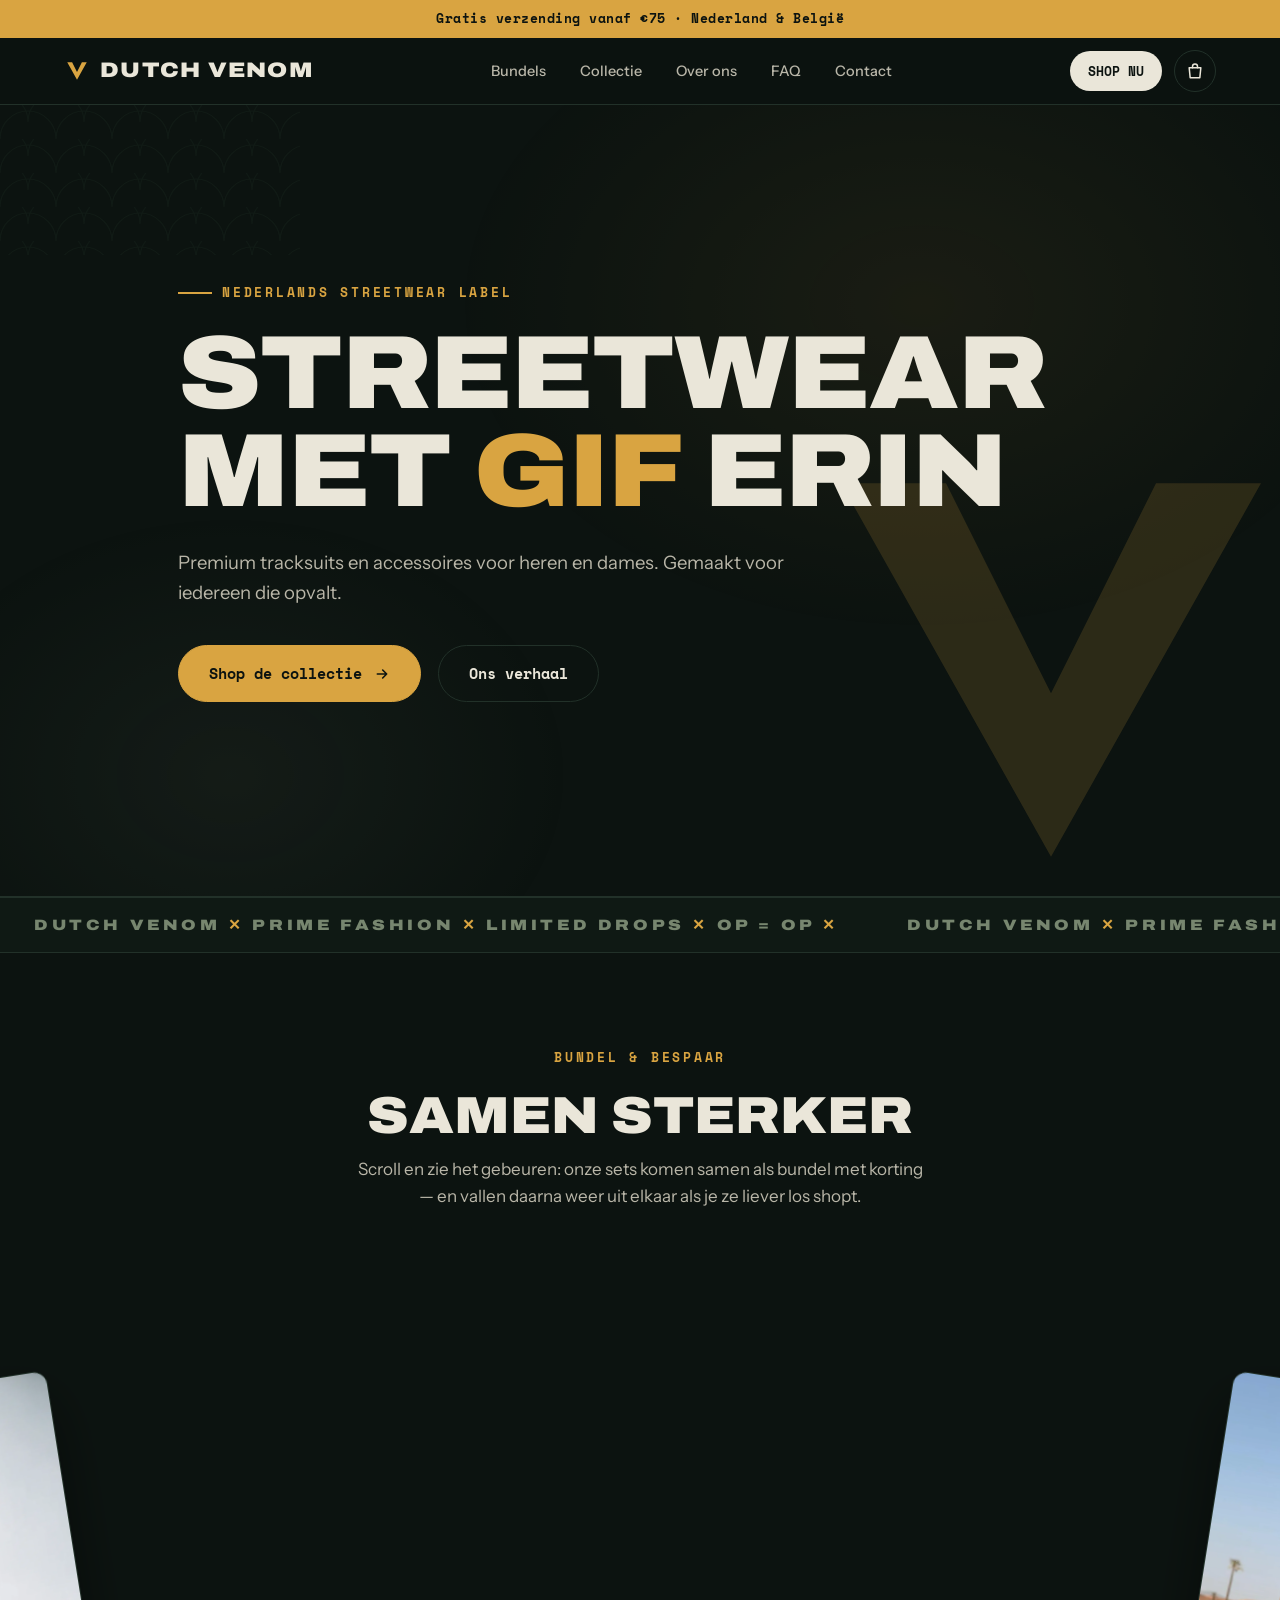
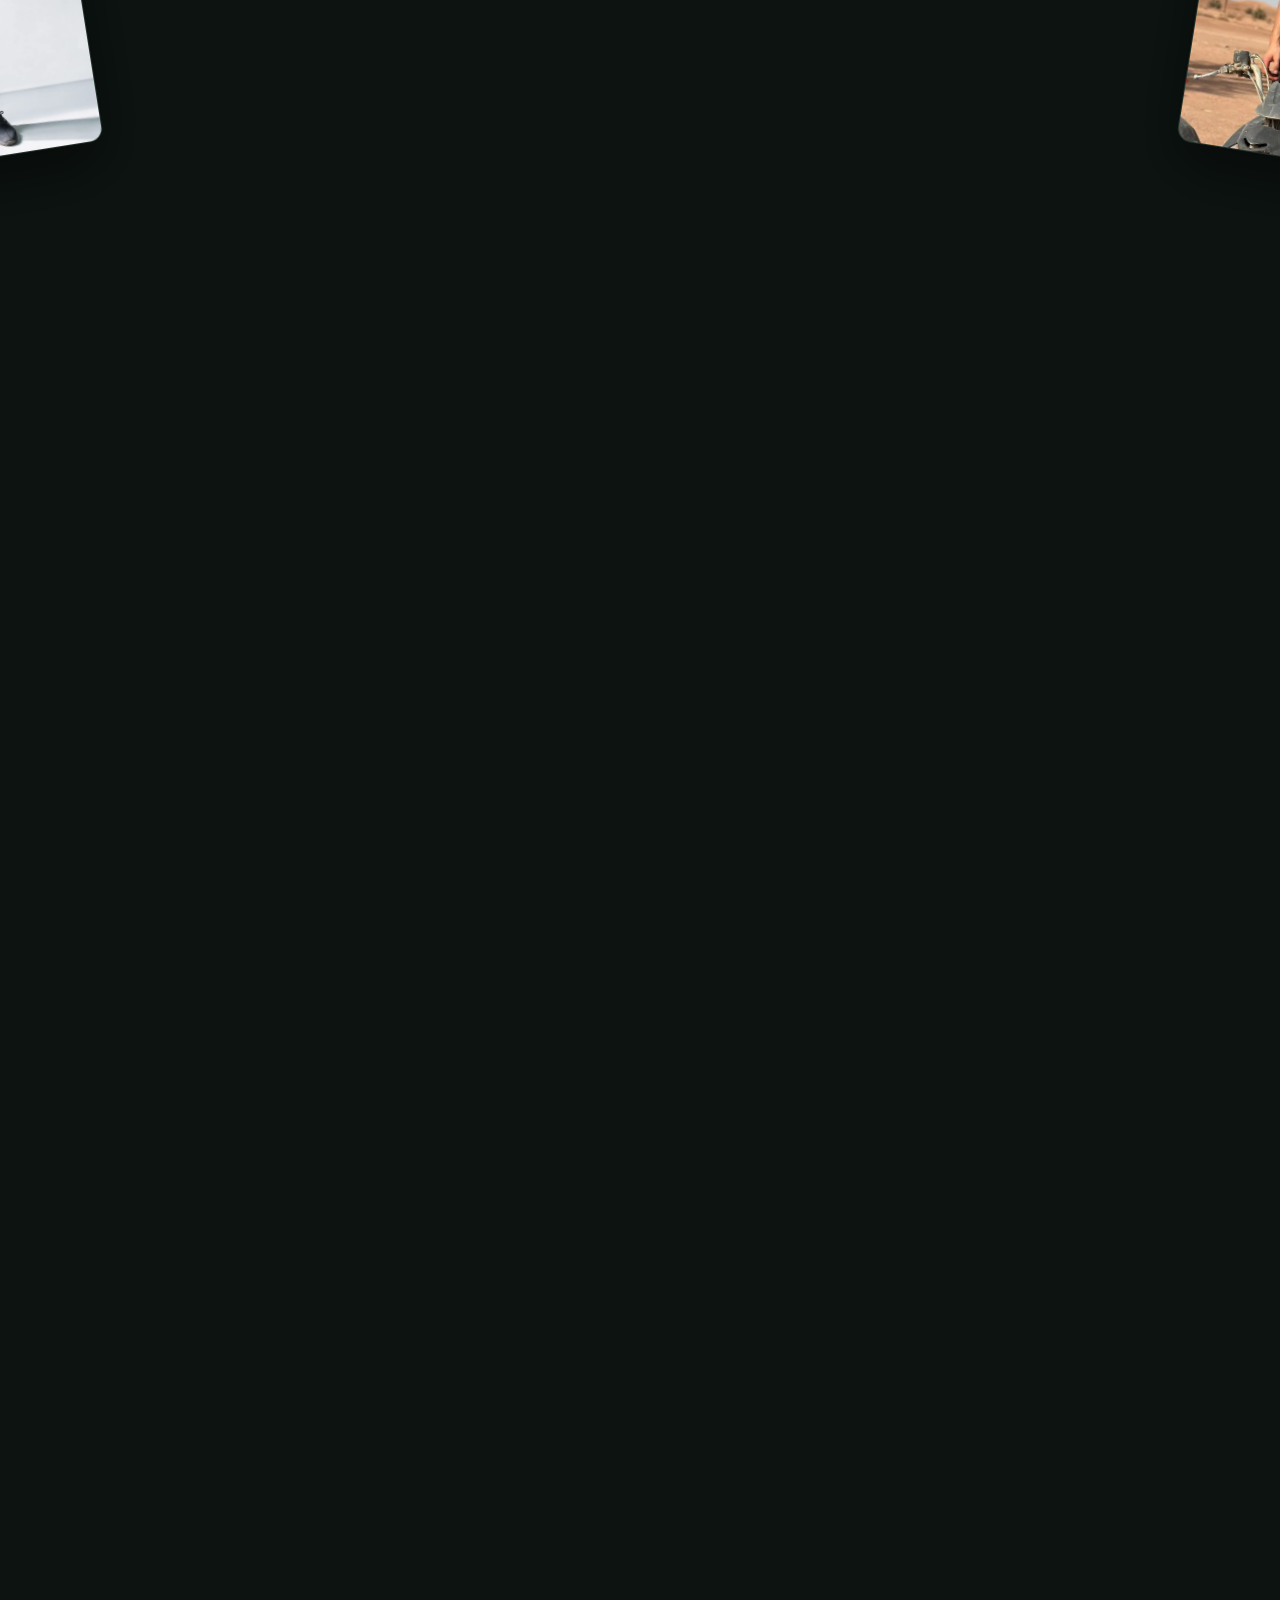
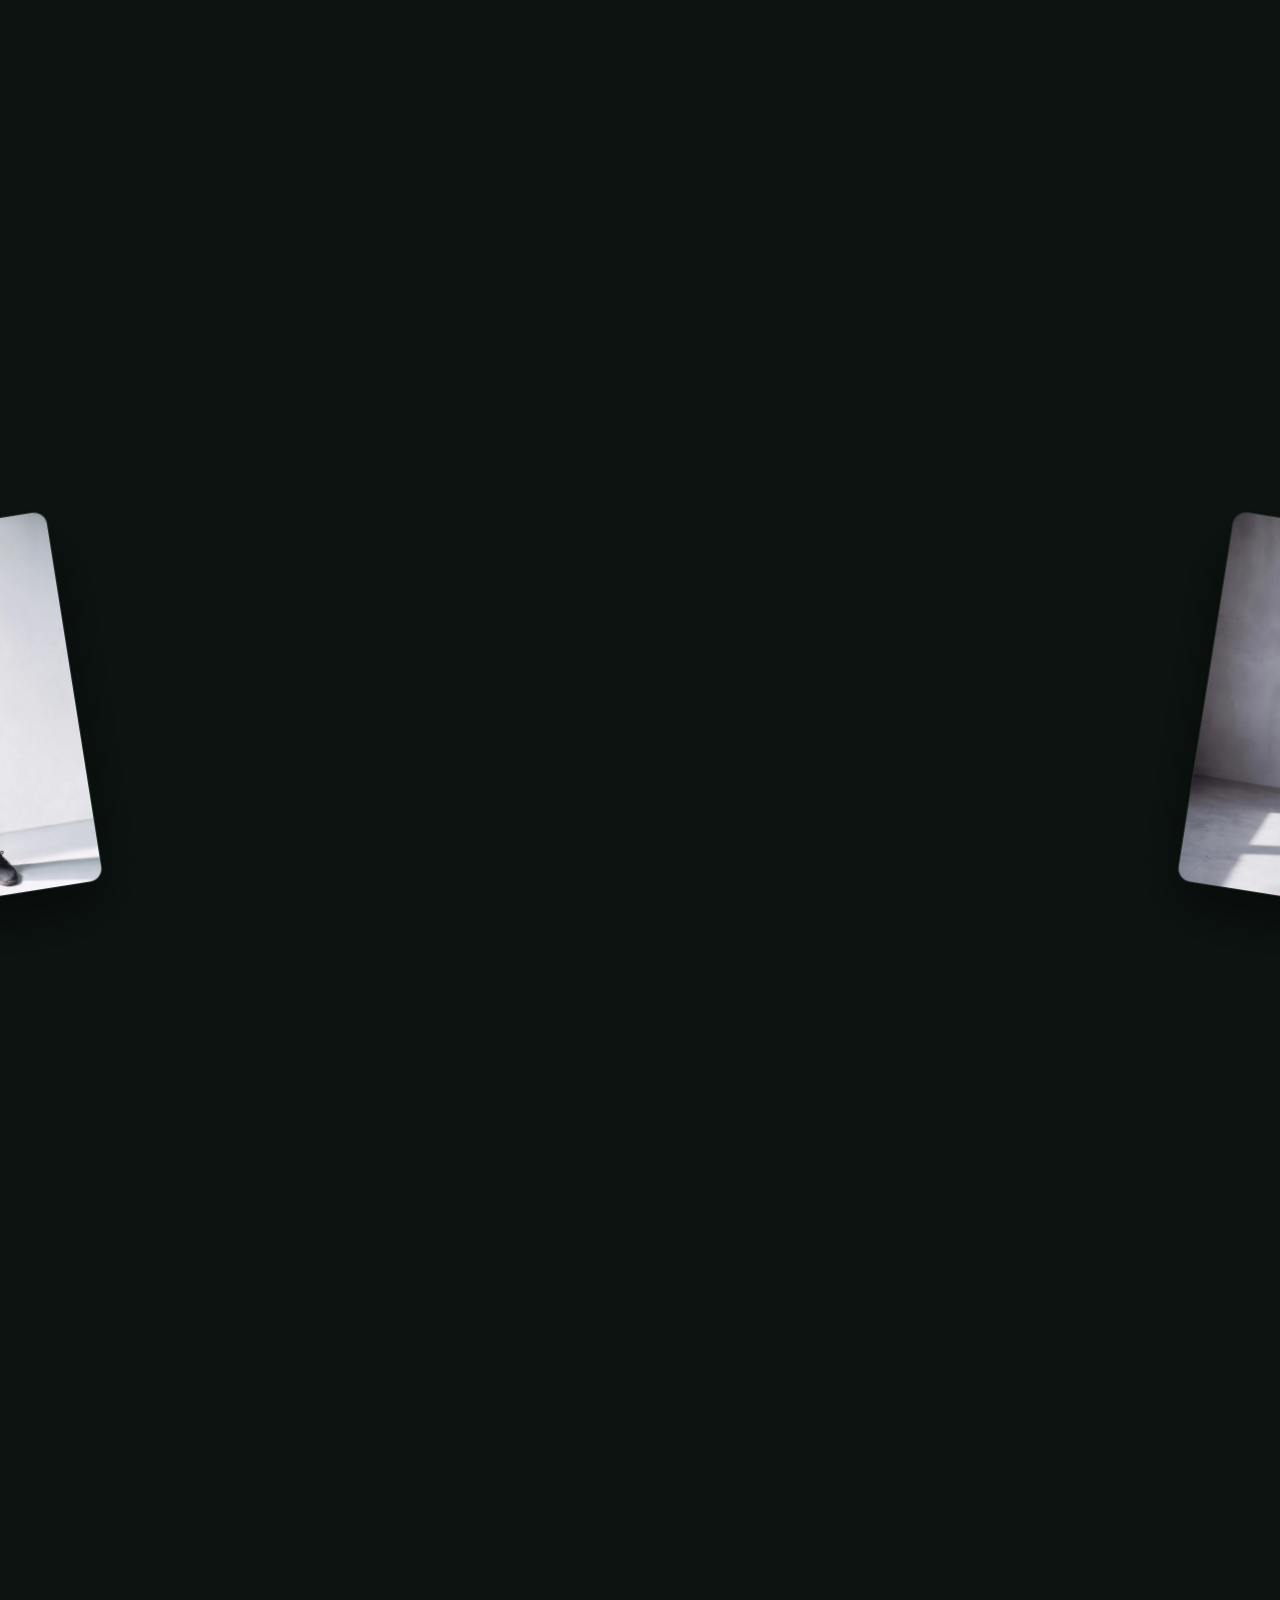
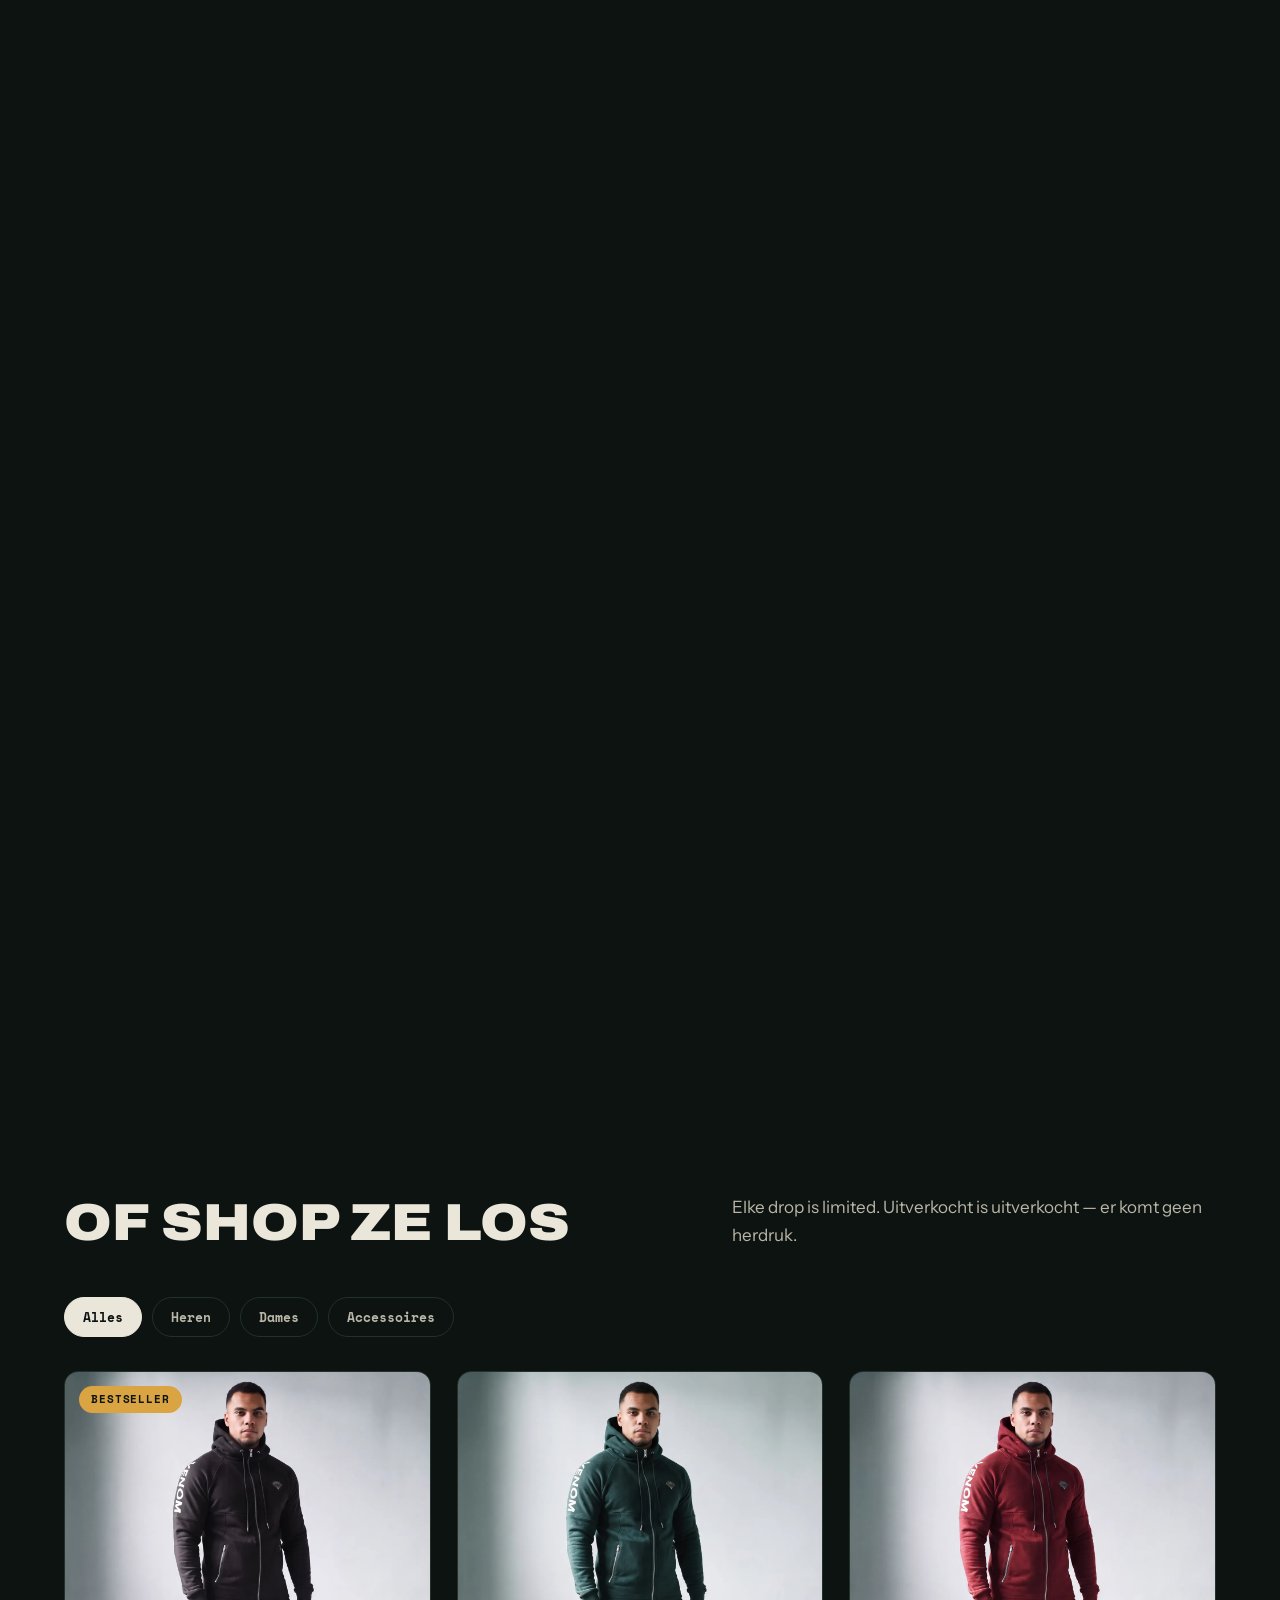
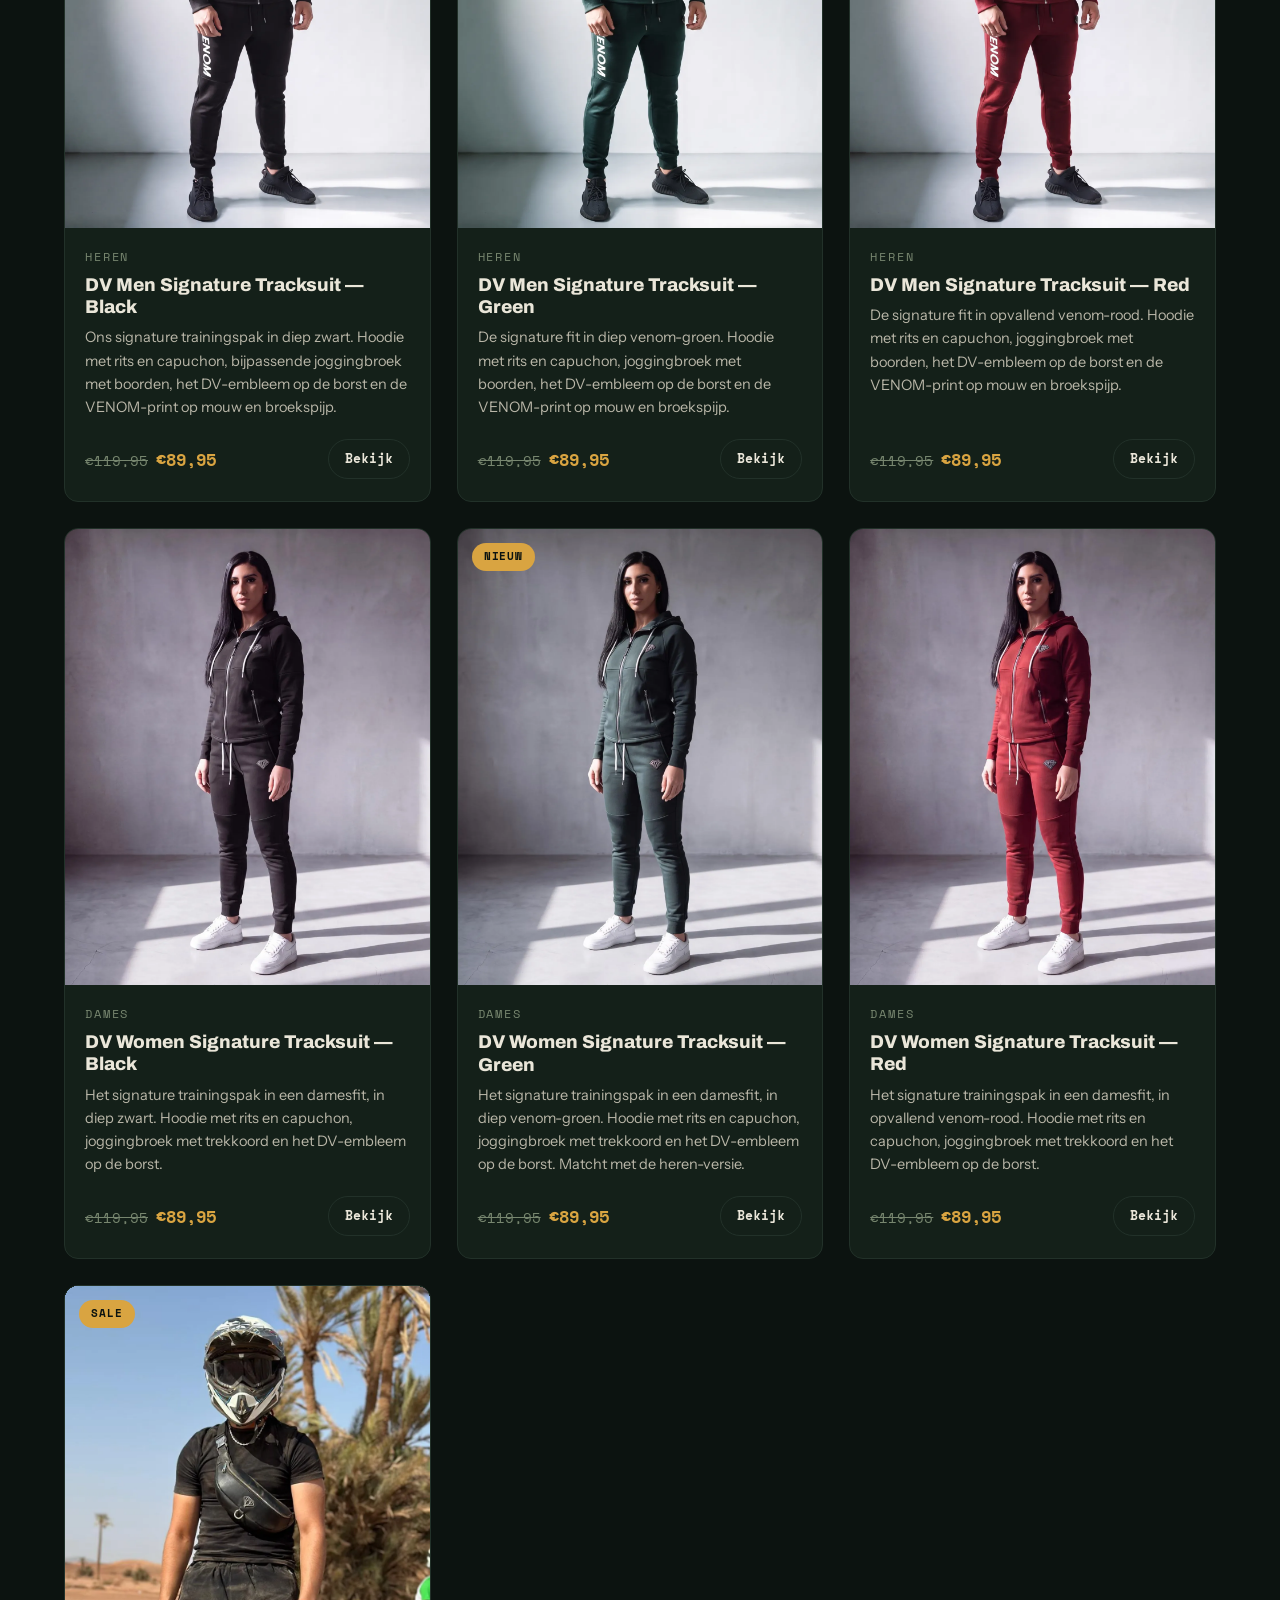
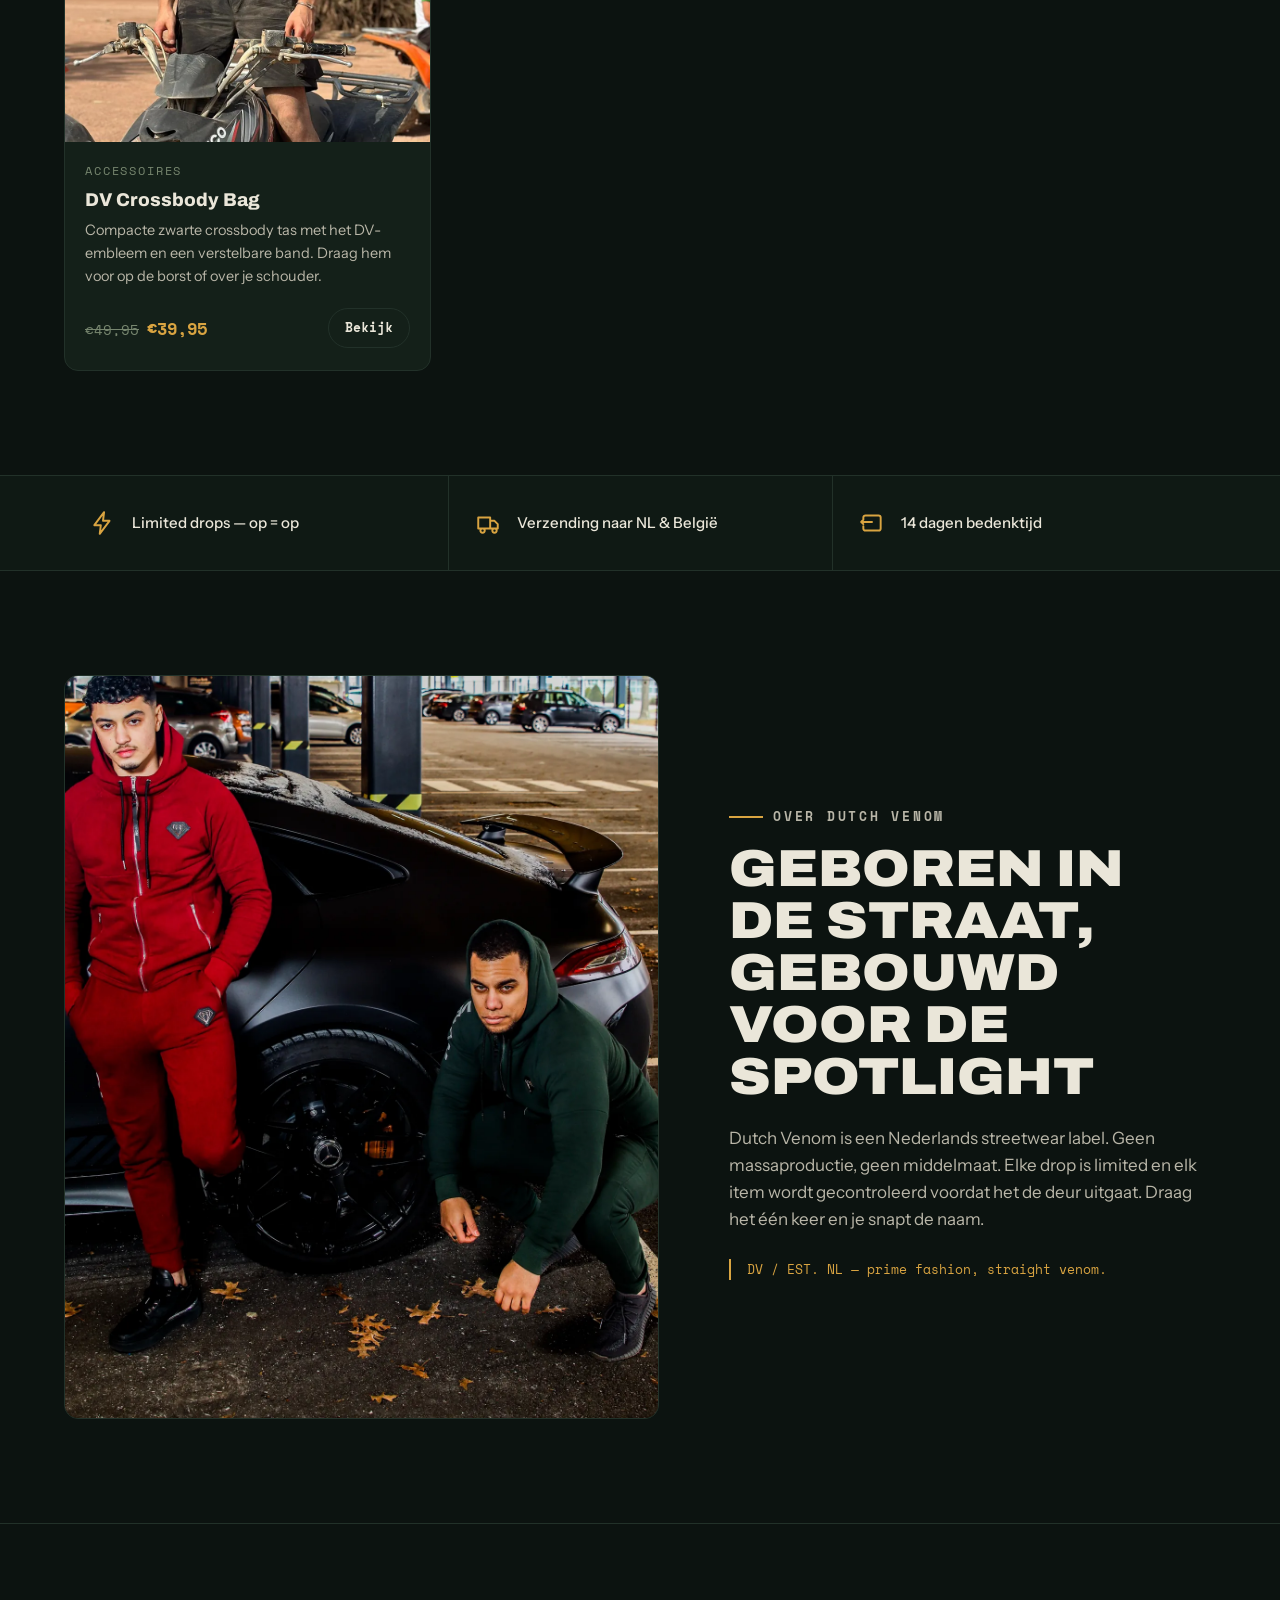
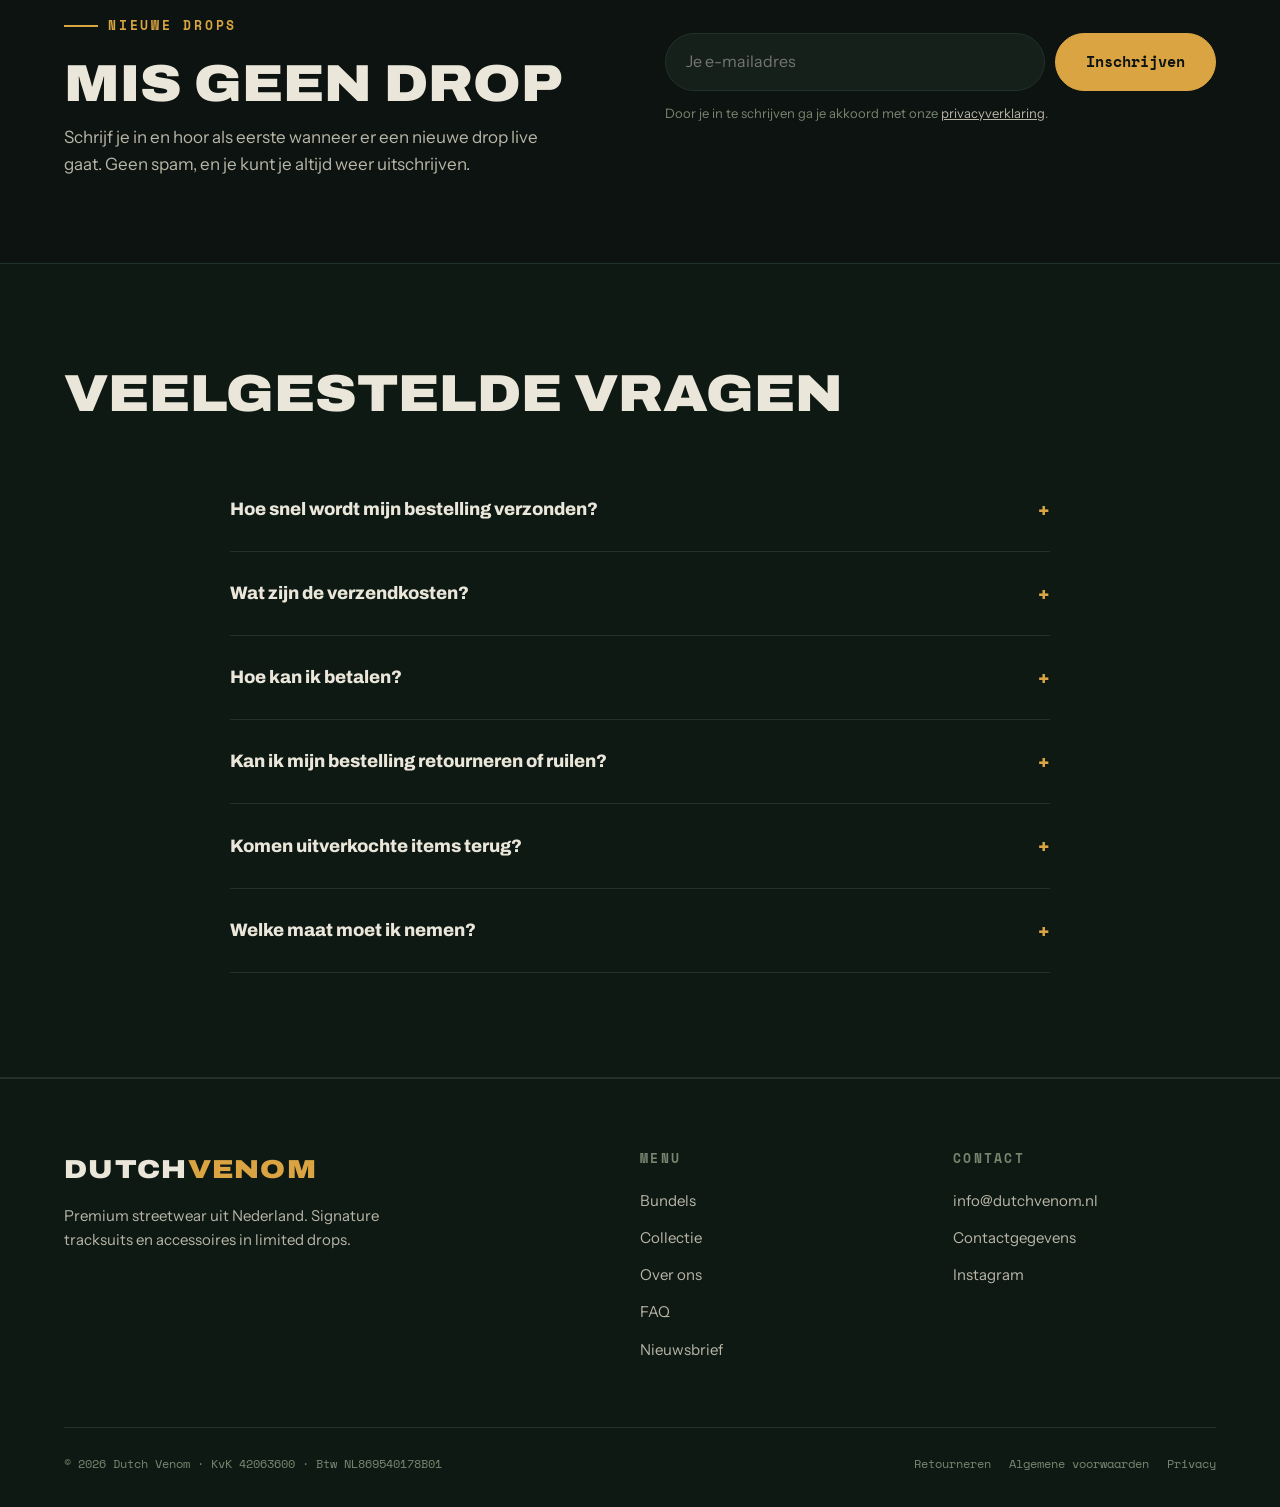
<file: index.html>
<!DOCTYPE html>
<html lang="nl">
<head>
  <meta charset="UTF-8">
  <meta name="viewport" content="width=device-width, initial-scale=1.0">

  <title>Dutch Venom | Premium Tracksuits & Streetwear voor Heren en Dames</title>
  <meta name="description" content="Shop premium tracksuits van Dutch Venom voor heren en dames, plus de DV Crossbody Bag. Limited drops, veilig betalen met iDEAL, gratis verzending vanaf €75 in Nederland en België.">
  <link rel="canonical" href="https://www.dutchvenom.nl/">
  <meta name="robots" content="index, follow">
  <meta name="theme-color" content="#0C1310">

  <meta property="og:type" content="website">
  <meta property="og:site_name" content="Dutch Venom">
  <meta property="og:title" content="Dutch Venom | Premium Tracksuits & Streetwear">
  <meta property="og:description" content="Signature tracksuits voor heren en dames. Limited drops, veilig betalen met iDEAL.">
  <meta property="og:url" content="https://www.dutchvenom.nl/">
  <meta property="og:image" content="https://www.dutchvenom.nl/images/og-image.jpg">
  <meta name="twitter:card" content="summary_large_image">

  <script type="application/ld+json">
  {
    "@context": "https://schema.org",
    "@type": "OnlineStore",
    "name": "Dutch Venom",
    "url": "https://www.dutchvenom.nl/",
    "logo": "https://www.dutchvenom.nl/images/og-image.jpg",
    "description": "Nederlands streetwear label: tracksuits en accessoires in limited drops.",
    "areaServed": "NL"
  }
  </script>

  <link rel="preconnect" href="https://fonts.googleapis.com">
  <link rel="preconnect" href="https://fonts.gstatic.com" crossorigin>
  <link href="https://fonts.googleapis.com/css2?family=Archivo:wdth,wght@62..125,400..900&family=Instrument+Sans:wght@400;500;600&family=Space+Mono:wght@400;700&display=swap" rel="stylesheet">

  <!-- Netlify Identity: nodig op de HOOFDpagina (niet alleen /admin) zodat
       uitnodigings- en wachtwoord-herstellinks (die hierheen verwijzen) ook
       echt verwerkt worden. Zonder dit blijft een account op "niet bevestigd" staan. -->
  <script src="https://identity.netlify.com/v1/netlify-identity-widget.js"></script>
  <script>
    if (window.netlifyIdentity) {
      window.netlifyIdentity.on("init", function (user) {
        if (!user) {
          window.netlifyIdentity.on("login", function () {
            document.location.href = "/admin/";
          });
        }
      });
    }
  </script>

  <link rel="stylesheet" href="/assets/cart.css">
  <script src="/assets/cart.js" defer></script>
  <style>
    :root{
      --nightscale:#0C1310;
      --serpent:#142019;
      --serpent-deep:#0F1914;
      --bone:#EAE6D9;
      --bone-dim:#B9B6A8;
      --moss:#77866F;
      --toxin:#D9A441;
      --line:#223129;
      --radius:14px;
      --wide:1200px;
    }
    *{margin:0;padding:0;box-sizing:border-box}
    html{scroll-behavior:smooth}
    body{
      background:var(--nightscale);
      color:var(--bone);
      font-family:"Instrument Sans",system-ui,sans-serif;
      font-size:17px;line-height:1.6;
      -webkit-font-smoothing:antialiased;
      overflow-x:hidden;
    }
    ::selection{background:var(--toxin);color:var(--nightscale)}
    img{max-width:100%;display:block}
    a{color:inherit}
    .wrap{max-width:var(--wide);margin:0 auto;padding:0 24px}
    .mono{font-family:"Space Mono",monospace}

    .announce{
      background:var(--toxin);color:var(--nightscale);
      font-family:"Space Mono",monospace;font-size:12.5px;font-weight:700;
      text-align:center;padding:9px 16px;letter-spacing:.04em;
    }

    header{
      position:sticky;top:0;z-index:50;
      background:rgba(12,19,16,.82);
      backdrop-filter:blur(14px);-webkit-backdrop-filter:blur(14px);
      border-bottom:1px solid var(--line);
    }
    .nav{display:flex;align-items:center;justify-content:space-between;height:66px}
    .logo{
      font-family:"Archivo",sans-serif;font-weight:900;font-stretch:118%;
      font-size:21px;letter-spacing:.06em;text-decoration:none;
      display:flex;align-items:center;gap:10px;
    }
    .logo svg,.logo img{width:26px;height:26px}
    .nav-links{display:flex;gap:34px;list-style:none}
    .nav-links a{
      text-decoration:none;font-size:14.5px;font-weight:500;color:var(--bone-dim);
      transition:color .2s;
    }
    .nav-links a:hover,.nav-links a:focus-visible{color:var(--toxin)}
    .nav-cta{
      font-family:"Space Mono",monospace;font-size:13px;font-weight:700;
      color:var(--nightscale);background:var(--bone);text-decoration:none;
      padding:10px 18px;border-radius:100px;transition:background .2s,transform .2s;
    }
    .nav-cta:hover{background:var(--toxin);transform:translateY(-1px)}
    .burger{display:none;background:none;border:1px solid var(--line);border-radius:8px;color:var(--bone);padding:8px 10px;font-size:18px;cursor:pointer}

    .hero{
      position:relative;min-height:88vh;display:flex;align-items:center;
      overflow:hidden;border-bottom:1px solid var(--line);
    }
    .hero-bg{
      position:absolute;inset:-12% 0;z-index:0;opacity:.5;
      background:
        radial-gradient(60% 55% at 72% 30%, rgba(217,164,65,.14), transparent 62%),
        radial-gradient(45% 45% at 18% 78%, rgba(119,134,111,.16), transparent 60%);
      will-change:transform;
    }
    .hero-scales{position:absolute;inset:0;z-index:0;opacity:.35}
    .hero-video{
      position:absolute;inset:0;width:100%;height:100%;object-fit:cover;z-index:0;
    }
    .hero-overlay{
      position:absolute;inset:0;z-index:1;
      background:linear-gradient(90deg, rgba(12,19,16,.88) 0%, rgba(12,19,16,.55) 55%, rgba(12,19,16,.25) 100%);
    }
    .hero.has-video .hero-scales,.hero.has-video .hero-bg{display:none}
    .hero-inner{position:relative;z-index:2;padding:96px 0 120px}
    .eyebrow{
      font-family:"Space Mono",monospace;font-size:12.5px;font-weight:700;
      letter-spacing:.22em;text-transform:uppercase;color:var(--toxin);
      display:inline-flex;align-items:center;gap:10px;margin-bottom:22px;
    }
    .eyebrow::before{content:"";width:34px;height:2px;background:var(--toxin)}
    h1{
      font-family:"Archivo",sans-serif;font-weight:900;font-stretch:112%;
      font-size:clamp(44px,8.2vw,104px);line-height:.95;letter-spacing:-.01em;
      text-transform:uppercase;max-width:12ch;
    }
    h1 .venom{color:var(--toxin);position:relative;white-space:nowrap}
    .hero-sub{max-width:52ch;color:var(--bone-dim);font-size:18.5px;margin:26px 0 38px}
    .btn{
      display:inline-flex;align-items:center;gap:12px;text-decoration:none;
      font-family:"Space Mono",monospace;font-weight:700;font-size:14.5px;
      background:var(--toxin);color:var(--nightscale);
      padding:16px 30px;border-radius:100px;border:1px solid var(--toxin);
      transition:transform .2s,box-shadow .2s;
    }
    .btn:hover{transform:translateY(-2px);box-shadow:0 10px 34px rgba(217,164,65,.28)}
    .btn.ghost{background:transparent;color:var(--bone);border-color:var(--line);margin-left:14px}
    .btn.ghost:hover{border-color:var(--toxin);color:var(--toxin);box-shadow:none}
    .hero-mark{
      position:absolute;right:-4vw;bottom:-6vh;z-index:1;
      width:min(46vw,560px);opacity:.16;pointer-events:none;will-change:transform;
    }

    .marquee{
      border-top:1px solid var(--line);border-bottom:1px solid var(--line);
      background:var(--serpent-deep);overflow:hidden;padding:15px 0;
    }
    .marquee-track{
      display:flex;gap:0;width:max-content;
      animation:slide 26s linear infinite;
    }
    .marquee span{
      font-family:"Archivo",sans-serif;font-weight:900;font-stretch:120%;
      font-size:15px;letter-spacing:.24em;text-transform:uppercase;
      color:var(--moss);padding:0 34px;white-space:nowrap;
    }
    .marquee span b{color:var(--toxin);font-weight:900}
    @keyframes slide{to{transform:translateX(-50%)}}

    section{padding:104px 0}
    .sec-head{display:flex;align-items:end;justify-content:space-between;gap:24px;margin-bottom:48px;flex-wrap:wrap}
    h2{
      font-family:"Archivo",sans-serif;font-weight:900;font-stretch:112%;
      font-size:clamp(30px,4.4vw,52px);line-height:1;text-transform:uppercase;
    }
    .sec-head p{color:var(--bone-dim);max-width:44ch}

    /* ---------- bundel-scenes (scroll-animatie) ---------- */
    .bundles-intro{padding:90px 0 0;text-align:center}
    .bundles-intro .eyebrow{justify-content:center}
    .bundles-intro .eyebrow::before{display:none}
    .bundle-scene{position:relative;height:260vh}
    .bundle-sticky{
      position:sticky;top:0;height:100vh;overflow:hidden;
      display:flex;align-items:center;justify-content:center;
    }
    .bundle-stage{position:relative;width:min(1100px,94vw);height:min(72vh,640px)}
    .b-card{
      position:absolute;top:6%;width:min(34%,300px);aspect-ratio:4/5;
      border-radius:var(--radius);overflow:hidden;border:1px solid var(--line);
      background:var(--serpent);box-shadow:0 24px 60px rgba(0,0,0,.45);
      will-change:transform;
    }
    .b-card img{width:100%;height:100%;object-fit:cover}
    .b-card.left{left:50%;margin-left:calc(-1 * min(34%,300px))}
    .b-card.right{left:50%}
    .b-plus{
      position:absolute;left:50%;top:32%;transform:translate(-50%,-50%);
      font-family:"Archivo",sans-serif;font-weight:900;font-size:56px;color:var(--toxin);
      opacity:0;will-change:opacity,transform;z-index:3;
      text-shadow:0 4px 24px rgba(0,0,0,.6);
    }
    .b-info{
      position:absolute;left:50%;bottom:0;transform:translateX(-50%) translateY(30px);
      width:min(560px,92%);text-align:center;opacity:0;will-change:opacity,transform;
    }
    .b-info .b-sub{font-family:"Space Mono",monospace;font-size:12px;letter-spacing:.2em;text-transform:uppercase;color:var(--moss);margin-bottom:8px}
    .b-info h3{font-family:"Archivo",sans-serif;font-weight:900;font-stretch:112%;font-size:clamp(26px,4vw,42px);text-transform:uppercase;line-height:1;margin-bottom:10px}
    .b-info .b-desc{color:var(--bone-dim);font-size:15.5px;margin-bottom:16px}
    .b-price{font-family:"Space Mono",monospace;font-weight:700;font-size:24px;color:var(--toxin);margin-bottom:8px}
    .b-price s{color:var(--moss);font-weight:400;font-size:16px;margin-right:10px}
    .b-badge{
      display:inline-block;font-family:"Space Mono",monospace;font-size:12px;font-weight:700;
      background:var(--toxin);color:var(--nightscale);padding:5px 14px;border-radius:100px;
      margin-bottom:16px;letter-spacing:.04em;
    }
    .b-hint{
      position:absolute;left:50%;bottom:4vh;transform:translateX(-50%);
      font-family:"Space Mono",monospace;font-size:11.5px;letter-spacing:.18em;
      text-transform:uppercase;color:var(--moss);opacity:.8;
    }
    body.no-scenes .bundle-scene{height:auto;padding:60px 0}
    body.no-scenes .bundle-sticky{position:static;height:auto;overflow:visible}
    body.no-scenes .bundle-stage{height:auto;display:grid;justify-items:center;gap:20px;padding:20px 0 40px}
    body.no-scenes .b-card{position:static;margin:0!important;width:min(70%,300px)}
    body.no-scenes .b-plus,body.no-scenes .b-info{position:static;opacity:1;transform:none}
    body.no-scenes .b-hint{display:none}
    @media (max-width:680px){
      .bundle-scene{height:230vh}
      .b-card{width:42%;top:10%}
      .b-card.left{margin-left:-42%}
      .b-plus{font-size:40px;top:34%}
    }

    .filters{display:flex;gap:10px;flex-wrap:wrap;margin-bottom:34px}
    .filters button{
      font-family:"Space Mono",monospace;font-size:13px;font-weight:700;cursor:pointer;
      background:transparent;color:var(--bone-dim);border:1px solid var(--line);
      padding:9px 18px;border-radius:100px;transition:all .2s;
    }
    .filters button:hover{border-color:var(--toxin);color:var(--toxin)}
    .filters button.active{background:var(--bone);color:var(--nightscale);border-color:var(--bone)}
    .grid{display:grid;grid-template-columns:repeat(3,1fr);gap:26px}
    .card{
      background:var(--serpent);border:1px solid var(--line);border-radius:var(--radius);
      overflow:hidden;display:flex;flex-direction:column;
      transition:transform .3s,border-color .3s;
    }
    .card:hover{transform:translateY(-6px);border-color:rgba(217,164,65,.5)}
    .card-img{position:relative;aspect-ratio:4/5;overflow:hidden;background:#0a0f0d}
    .card-img img,.card-img video{width:100%;height:100%;object-fit:cover;transition:transform .5s ease}
    .card:hover .card-img img,.card:hover .card-img video{transform:scale(1.045)}
    .badge{
      position:absolute;top:14px;left:14px;
      font-family:"Space Mono",monospace;font-size:11px;font-weight:700;letter-spacing:.08em;
      background:var(--toxin);color:var(--nightscale);padding:5px 12px;border-radius:100px;
      text-transform:uppercase;
    }
    .badge.out{background:var(--bone-dim)}
    .card-body{padding:20px 20px 22px;display:flex;flex-direction:column;gap:8px;flex:1}
    .card-cat{font-family:"Space Mono",monospace;font-size:11.5px;letter-spacing:.16em;text-transform:uppercase;color:var(--moss)}
    .card-title{font-family:"Archivo",sans-serif;font-weight:800;font-size:18.5px;line-height:1.2}
    .card-title a{text-decoration:none}
    .card-title a:hover{color:var(--toxin)}
    a.card-img{display:block}
    .card-desc{font-size:14.5px;color:var(--bone-dim);flex:1}
    .card-foot{display:flex;align-items:center;justify-content:space-between;margin-top:12px}
    .price{font-family:"Space Mono",monospace;font-weight:700;font-size:17px;color:var(--toxin)}
    .price s{color:var(--moss);font-weight:400;font-size:13.5px;margin-right:8px}
    .card-btn{
      font-family:"Space Mono",monospace;font-size:12.5px;font-weight:700;text-decoration:none;
      color:var(--bone);border:1px solid var(--line);padding:9px 16px;border-radius:100px;
      transition:all .2s;
    }
    .card-btn:hover{background:var(--toxin);border-color:var(--toxin);color:var(--nightscale)}
    .card.sold .card-img img,.card.sold .card-img video{filter:grayscale(1);opacity:.55}

    .usps{border-top:1px solid var(--line);border-bottom:1px solid var(--line);background:var(--serpent-deep)}
    .usps .wrap{display:grid;grid-template-columns:repeat(3,1fr);gap:0}
    .usp{
      padding:34px 26px;display:flex;align-items:center;gap:16px;
      border-left:1px solid var(--line);
    }
    .usp:first-child{border-left:none}
    .usp svg{width:26px;height:26px;flex:none;color:var(--toxin)}
    .usp p{font-size:15px;font-weight:500}

    .about{display:grid;grid-template-columns:1.1fr .9fr;gap:70px;align-items:center}
    .about-visual{
      position:relative;aspect-ratio:4/5;border-radius:var(--radius);
      overflow:hidden;border:1px solid var(--line);background:var(--serpent);
    }
    .about-visual svg{position:absolute;inset:0;width:100%;height:100%}
    .about-visual img{position:absolute;inset:0;width:100%;height:100%;object-fit:cover;z-index:1}
    .about-visual.has-photo svg{display:none}
    .nieuws{border-top:1px solid var(--line);padding:84px 0}
    .nieuws-in{display:grid;grid-template-columns:1fr 1fr;gap:50px;align-items:center}
    .nieuws h2{margin-bottom:14px}
    .nieuws-in > div > p:not(.eyebrow){color:var(--bone-dim);max-width:46ch}
    .nb-row{display:flex;gap:10px}
    .nb-row input{flex:1;min-width:0;font:inherit;font-size:16px;color:var(--bone);background:var(--serpent);border:1px solid var(--line);border-radius:100px;padding:15px 20px}
    .nb-row input:focus{outline:none;border-color:var(--toxin)}
    .nb-note{font-size:13px;color:var(--moss);margin-top:12px}
    .nb-note a{color:var(--bone-dim)}
    .nb-msg{font-size:14.5px;margin-top:10px;min-height:1.4em;color:var(--toxin)}
    .sr{position:absolute;width:1px;height:1px;overflow:hidden;clip:rect(0 0 0 0)}
    .foot-legal{display:flex;gap:6px 18px;flex-wrap:wrap}
    .about h2{margin-bottom:22px}
    .about p{color:var(--bone-dim);margin-bottom:16px}
    .about .mono-note{
      font-family:"Space Mono",monospace;font-size:13px;color:var(--toxin);
      border-left:2px solid var(--toxin);padding-left:16px;margin-top:26px;
    }

    .faq{max-width:820px;margin:0 auto}
    details{border-bottom:1px solid var(--line)}
    summary{
      cursor:pointer;list-style:none;padding:24px 0;
      font-family:"Archivo",sans-serif;font-weight:800;font-size:18px;
      display:flex;justify-content:space-between;align-items:center;gap:20px;
    }
    summary::-webkit-details-marker{display:none}
    summary::after{content:"+";font-family:"Space Mono",monospace;color:var(--toxin);font-size:22px;transition:transform .25s}
    details[open] summary::after{transform:rotate(45deg)}
    details p{color:var(--bone-dim);padding:0 0 24px;max-width:64ch}

    footer{border-top:1px solid var(--line);background:var(--serpent-deep);padding:70px 0 34px}
    .foot-grid{display:grid;grid-template-columns:2fr 1fr 1fr;gap:50px;margin-bottom:54px}
    .foot-grid h3{font-family:"Space Mono",monospace;font-size:12.5px;letter-spacing:.18em;text-transform:uppercase;color:var(--moss);margin-bottom:18px}
    .foot-grid ul{list-style:none}
    .foot-grid li{margin-bottom:10px}
    .foot-grid a{text-decoration:none;color:var(--bone-dim);font-size:15px;transition:color .2s}
    .foot-grid a:hover{color:var(--toxin)}
    .foot-brand{font-family:"Archivo",sans-serif;font-weight:900;font-stretch:118%;font-size:26px;letter-spacing:.05em;margin-bottom:14px}
    .foot-brand span{color:var(--toxin)}
    .foot-desc{color:var(--bone-dim);font-size:15px;max-width:36ch}
    .foot-bottom a{color:var(--moss);text-decoration:none}
    .foot-bottom a:hover{color:var(--toxin)}
    .foot-bottom{
      border-top:1px solid var(--line);padding-top:26px;
      display:flex;justify-content:space-between;gap:16px;flex-wrap:wrap;
      font-family:"Space Mono",monospace;font-size:12px;color:var(--moss);
    }

    .reveal{opacity:0;transform:translateY(26px);transition:opacity .7s ease,transform .7s ease}
    .reveal.in{opacity:1;transform:none}

    a:focus-visible,button:focus-visible,summary:focus-visible{outline:2px solid var(--toxin);outline-offset:3px;border-radius:4px}
    @media (prefers-reduced-motion:reduce){
      *,*::before,*::after{animation:none!important;transition:none!important}
      html{scroll-behavior:auto}
      .reveal{opacity:1;transform:none}
    }

    @media (max-width:980px){
      .grid{grid-template-columns:repeat(2,1fr)}
      .about{grid-template-columns:1fr;gap:44px}
      .nieuws-in{grid-template-columns:1fr;gap:26px}
      .usps .wrap{grid-template-columns:1fr}
      .usp{border-left:none;border-top:1px solid var(--line)}
      .usp:first-child{border-top:none}
      .foot-grid{grid-template-columns:1fr 1fr}
    }
    @media (max-width:680px){
      .nav-links{
        display:none;position:absolute;top:66px;left:0;right:0;
        background:var(--nightscale);border-bottom:1px solid var(--line);
        flex-direction:column;gap:0;padding:10px 24px 20px;
      }
      .nav-links.open{display:flex}
      .nav-links li{padding:12px 0;border-bottom:1px solid var(--line)}
      .burger{display:block}
      .nav-cta{display:none}
      .grid{grid-template-columns:1fr}
      section{padding:72px 0}
      .btn.ghost{margin-left:0;margin-top:12px}
      .foot-grid{grid-template-columns:1fr}
      .nb-row{flex-direction:column}
    }
  </style>
</head>
<body>

  <div class="announce" id="announce">Gratis verzending vanaf €75 · Nederland &amp; België</div>

  <header>
    <div class="wrap nav">
      <a class="logo" href="#top" aria-label="Dutch Venom home">
        <svg viewBox="0 0 24 24" fill="none" aria-hidden="true">
          <path d="M3 4l9 16L21 4h-4.5L12 13 7.5 4H3z" fill="#D9A441"/>
        </svg>
        <span id="brandName">DUTCH VENOM</span>
      </a>
      <nav aria-label="Hoofdmenu">
        <ul class="nav-links" id="navLinks">
          <li><a href="#bundels">Bundels</a></li>
          <li><a href="#collectie">Collectie</a></li>
          <li><a href="#over">Over ons</a></li>
          <li><a href="#faq">FAQ</a></li>
          <li><a href="#contact">Contact</a></li>
        </ul>
      </nav>
      <div class="nav-right">
        <a class="nav-cta" href="#collectie">SHOP NU</a>
        <a class="cart-link" href="/winkelmand/" aria-label="Winkelmand"><svg viewBox="0 0 24 24" fill="none" aria-hidden="true"><path d="M5 8h14l-1.2 12H6.2L5 8z" stroke="currentColor" stroke-width="1.8" stroke-linejoin="round"/><path d="M9 8V6.5a3 3 0 0 1 6 0V8" stroke="currentColor" stroke-width="1.8" stroke-linecap="round"/></svg><span class="cart-count" data-cart-count hidden>0</span></a>
        <button class="burger" id="burger" aria-label="Menu openen" aria-expanded="false">☰</button>
      </div>
    </div>
  </header>

  <main id="top">

    <!-- ================= HERO ================= -->
    <section class="hero" style="padding:0">
      <video class="hero-video" id="heroVideo" autoplay muted loop playsinline aria-hidden="true" hidden></video>
      <div class="hero-overlay" id="heroOverlay" aria-hidden="true" hidden></div>
      <div class="hero-bg" id="heroBg" aria-hidden="true"></div>
      <svg class="hero-scales" aria-hidden="true" preserveAspectRatio="xMidYMid slice">
        <defs>
          <pattern id="scales" width="56" height="34" patternUnits="userSpaceOnUse">
            <path d="M0 34a28 28 0 0 1 56 0" fill="none" stroke="#1B2A21" stroke-width="1.2"/>
            <path d="M-28 17a28 28 0 0 1 56 0M28 17a28 28 0 0 1 56 0" fill="none" stroke="#1B2A21" stroke-width="1.2"/>
          </pattern>
        </defs>
        <rect width="100%" height="100%" fill="url(#scales)"/>
      </svg>

      <div class="wrap hero-inner">
        <p class="eyebrow">Nederlands streetwear label</p>
        <h1 id="heroTitle">Streetwear met <span class="venom">gif</span> erin</h1>
        <p class="hero-sub" id="heroSub">Premium tracksuits en accessoires voor heren en dames. Gemaakt voor iedereen die opvalt.</p>
        <div>
          <a class="btn" href="#collectie" id="heroBtn">Shop de collectie
            <svg width="16" height="16" viewBox="0 0 24 24" fill="none" aria-hidden="true"><path d="M5 12h14m-6-6 6 6-6 6" stroke="currentColor" stroke-width="2.4" stroke-linecap="round" stroke-linejoin="round"/></svg>
          </a>
          <a class="btn ghost" href="#over">Ons verhaal</a>
        </div>
      </div>

      <svg class="hero-mark" id="heroMark" viewBox="0 0 24 24" fill="none" aria-hidden="true">
        <path d="M3 4l9 16L21 4h-4.5L12 13 7.5 4H3z" fill="#D9A441"/>
      </svg>
    </section>

    <!-- ================= MARQUEE ================= -->
    <div class="marquee" aria-hidden="true">
      <div class="marquee-track" id="marqueeTrack">
        <span>Dutch Venom <b>✕</b> Prime Fashion <b>✕</b> Limited Drops <b>✕</b> Op = Op <b>✕</b></span>
        <span>Dutch Venom <b>✕</b> Prime Fashion <b>✕</b> Limited Drops <b>✕</b> Op = Op <b>✕</b></span>
      </div>
    </div>

    <!-- ================= BUNDELS (scroll-verhaal) ================= -->
    <section id="bundels" style="padding:0">
      <div class="bundles-intro wrap">
        <p class="eyebrow">Bundel &amp; bespaar</p>
        <h2>Samen sterker</h2>
        <p style="color:var(--bone-dim);max-width:52ch;margin:14px auto 0">Scroll en zie het gebeuren: onze sets komen samen als bundel met korting — en vallen daarna weer uit elkaar als je ze liever los shopt.</p>
      </div>
      <div id="bundleScenes"></div>
    </section>

    <!-- ================= COLLECTIE ================= -->
    <section id="collectie">
      <div class="wrap">
        <div class="sec-head reveal">
          <h2>Of shop ze los</h2>
          <p>Elke drop is limited. Uitverkocht is uitverkocht — er komt geen herdruk.</p>
        </div>
        <div class="filters reveal" id="filters" role="group" aria-label="Filter op categorie">
          <button class="active" data-cat="alles">Alles</button>
        </div>
        <div class="grid" id="productGrid" aria-live="polite"></div>
      </div>
    </section>

    <!-- ================= USP ================= -->
    <div class="usps">
      <div class="wrap">
        <div class="usp reveal">
          <svg viewBox="0 0 24 24" fill="none" aria-hidden="true"><path d="M13 2 4 14h6l-1 8 9-12h-6l1-8z" stroke="currentColor" stroke-width="1.8" stroke-linejoin="round"/></svg>
          <p id="usp1">Limited drops — op = op</p>
        </div>
        <div class="usp reveal">
          <svg viewBox="0 0 24 24" fill="none" aria-hidden="true"><path d="M3 7h11v10H3zM14 10h4l3 3v4h-7zM7 21a2 2 0 1 0 0-4 2 2 0 0 0 0 4zm11 0a2 2 0 1 0 0-4 2 2 0 0 0 0 4z" stroke="currentColor" stroke-width="1.8" stroke-linejoin="round"/></svg>
          <p id="usp2">Verzending naar NL &amp; België</p>
        </div>
        <div class="usp reveal">
          <svg viewBox="0 0 24 24" fill="none" aria-hidden="true"><path d="M4 9V7a2 2 0 0 1 2-2h12a2 2 0 0 1 2 2v10a2 2 0 0 1-2 2H6a2 2 0 0 1-2-2v-2m0-6-2 2 2 2m-2-2h10" stroke="currentColor" stroke-width="1.8" stroke-linecap="round" stroke-linejoin="round"/></svg>
          <p id="usp3">14 dagen bedenktijd</p>
        </div>
      </div>
    </div>

    <!-- ================= OVER ================= -->
    <section id="over">
      <div class="wrap about">
        <div class="about-visual reveal">
          <img id="overFoto" src="/images/uploads/sfeer-auto-heren-rood-groen.webp" alt="Twee mannen in een rood en een groen Dutch Venom trainingspak bij een auto" loading="lazy">
          <svg preserveAspectRatio="xMidYMid slice" aria-hidden="true">
            <rect width="100%" height="100%" fill="url(#scales)"/>
          </svg>
          <svg viewBox="0 0 24 24" fill="none" style="position:absolute;inset:22%;opacity:.9" aria-hidden="true" id="overMark">
            <path d="M3 4l9 16L21 4h-4.5L12 13 7.5 4H3z" fill="#D9A441"/>
          </svg>
        </div>
        <div class="reveal">
          <p class="eyebrow">Over Dutch Venom</p>
          <h2 id="overTitel">Geboren in de straat, gebouwd voor de spotlight</h2>
          <p id="overTekst">Dutch Venom is een Nederlands streetwear label. Geen massaproductie, geen middelmaat. Elke drop is limited en elk item wordt gecontroleerd voordat het de deur uitgaat. Draag het één keer en je snapt de naam.</p>
          <p class="mono-note">DV / EST. NL — prime fashion, straight venom.</p>
        </div>
      </div>
    </section>

    <!-- ================= NIEUWSBRIEF ================= -->
    <section class="nieuws" id="nieuwsbrief">
      <div class="wrap nieuws-in reveal">
        <div>
          <p class="eyebrow">Nieuwe drops</p>
          <h2>Mis geen drop</h2>
          <p>Schrijf je in en hoor als eerste wanneer er een nieuwe drop live gaat. Geen spam, en je kunt je altijd weer uitschrijven.</p>
        </div>
        <form name="nieuwsbrief" method="POST" data-netlify="true" netlify-honeypot="bot-field" id="nbForm" action="/?inschrijving=ok#nieuwsbrief">
          <input type="hidden" name="form-name" value="nieuwsbrief">
          <p hidden><label>Niet invullen <input name="bot-field"></label></p>
          <label class="sr" for="nbEmail">E-mailadres</label>
          <div class="nb-row">
            <input id="nbEmail" type="email" name="email" required maxlength="120" placeholder="Je e-mailadres" autocomplete="email">
            <button class="btn" type="submit">Inschrijven</button>
          </div>
          <p class="nb-note">Door je in te schrijven ga je akkoord met onze <a href="/privacy/">privacyverklaring</a>.</p>
          <p class="nb-msg" id="nbMsg" role="status"></p>
        </form>
      </div>
    </section>

    <!-- ================= FAQ ================= -->
    <section id="faq" style="background:var(--serpent-deep);border-top:1px solid var(--line);border-bottom:1px solid var(--line)">
      <div class="wrap">
        <div class="sec-head reveal"><h2>Veelgestelde vragen</h2></div>
        <div class="faq reveal">
          <details>
            <summary>Hoe snel wordt mijn bestelling verzonden?</summary>
            <p>We pakken je bestelling zo snel mogelijk in en verzenden hem naar Nederland of België. Zodra je pakket onderweg is, krijg je een mail. Heb je een vraag over je bestelling? Mail ons op <a href="mailto:info@dutchvenom.nl">info@dutchvenom.nl</a>.</p>
          </details>
          <details>
            <summary>Wat zijn de verzendkosten?</summary>
            <p>Verzending kost €4,95. Vanaf €75 verzenden we gratis. We verzenden naar Nederland en België.</p>
          </details>
          <details>
            <summary>Hoe kan ik betalen?</summary>
            <p>Je rekent veilig af via Mollie, onder andere met iDEAL. Je bestelling wordt pas verwerkt als je betaling binnen is.</p>
          </details>
          <details>
            <summary>Kan ik mijn bestelling retourneren of ruilen?</summary>
            <p>Ja. Je hebt 14 dagen bedenktijd na ontvangst. Het artikel moet ongedragen zijn en de labels moeten er nog aan zitten. De retourkosten zijn voor eigen rekening. Ruilen voor een andere maat kan ook. Lees hoe het werkt op de pagina <a href="/retourneren/">retourneren</a>.</p>
          </details>
          <details>
            <summary>Komen uitverkochte items terug?</summary>
            <p>Nee. Onze drops zijn limited: als een item uitverkocht is, komt het niet terug. Schrijf je in voor de nieuwsbrief of volg ons op Instagram om nieuwe drops niet te missen.</p>
          </details>
          <details>
            <summary>Welke maat moet ik nemen?</summary>
            <p>Op elke productpagina zie je welke maten er zijn. Twijfel je tussen twee maten? Mail ons op <a href="mailto:info@dutchvenom.nl">info@dutchvenom.nl</a>, dan denken we met je mee.</p>
          </details>
        </div>
      </div>
    </section>

    <!-- ================= CONTACT / FOOTER ================= -->
    <footer id="contact">
      <div class="wrap">
        <div class="foot-grid">
          <div>
            <p class="foot-brand">DUTCH<span>VENOM</span></p>
            <p class="foot-desc" id="footDesc">Premium streetwear uit Nederland. Signature tracksuits en accessoires in limited drops.</p>
          </div>
          <div>
            <h3>Menu</h3>
            <ul>
              <li><a href="#bundels">Bundels</a></li>
              <li><a href="#collectie">Collectie</a></li>
              <li><a href="#over">Over ons</a></li>
              <li><a href="#faq">FAQ</a></li>
              <li><a href="#nieuwsbrief">Nieuwsbrief</a></li>
            </ul>
          </div>
          <div>
            <h3>Contact</h3>
            <ul>
              <li><a href="mailto:info@dutchvenom.nl" id="footEmail">info@dutchvenom.nl</a></li>
              <li><a href="/contact/">Contactgegevens</a></li>
              <li><a href="https://www.instagram.com/dtchvenom/" id="footInsta" rel="noopener" target="_blank">Instagram</a></li>
              <li id="footTiktokLi" hidden><a href="#" id="footTiktok" rel="noopener" target="_blank">TikTok</a></li>
            </ul>
          </div>
        </div>
        <div class="foot-bottom">
          <span>© <span id="year"></span> Dutch Venom · <span id="footReg">KvK 42063600 · Btw NL869540178B01</span></span>
          <span class="foot-legal"><a href="/retourneren/">Retourneren</a><a href="/voorwaarden/">Algemene voorwaarden</a><a href="/privacy/">Privacy</a></span>
        </div>
      </div>
    </footer>
  </main>

  <script>
  (function(){
    "use strict";
    document.getElementById("year").textContent = new Date().getFullYear();

    var burger = document.getElementById("burger");
    var navLinks = document.getElementById("navLinks");
    burger.addEventListener("click", function(){
      var open = navLinks.classList.toggle("open");
      burger.setAttribute("aria-expanded", open ? "true" : "false");
    });
    navLinks.addEventListener("click", function(e){
      if(e.target.tagName === "A") navLinks.classList.remove("open");
    });

    var reduced = window.matchMedia("(prefers-reduced-motion: reduce)").matches;
    var io = new IntersectionObserver(function(entries){
      entries.forEach(function(en){
        if(en.isIntersecting){ en.target.classList.add("in"); io.unobserve(en.target); }
      });
    }, {threshold:.12});
    function observeReveals(scope){
      (scope||document).querySelectorAll(".reveal:not(.in)").forEach(function(el){ io.observe(el); });
    }
    observeReveals();

    if(!reduced){
      var heroBg = document.getElementById("heroBg");
      var heroMark = document.getElementById("heroMark");
      window.addEventListener("scroll", function(){
        var y = window.scrollY;
        if(y < 900){
          heroBg.style.transform = "translateY(" + (y * .18) + "px)";
          heroMark.style.transform = "translateY(" + (y * -.10) + "px) rotate(" + (y * .01) + "deg)";
        }
      }, {passive:true});
    }

    var FALLBACK_PRODUCTS = {products:[
      {naam:"DV Signature Tracksuit — Black",categorie:"Heren",prijs:89.95,oude_prijs:119.95,afbeelding:"/images/product-1.svg",alt_tekst:"Zwart Dutch Venom trainingspak",beschrijving:"Ons signature trainingspak. Zware kwaliteit, oversized fit, geborduurd DV-logo.",badge:"Bestseller",uitverkocht:false,link:"#"},
      {naam:"DV Cropped Hoodie — Bone",categorie:"Dames",prijs:59.95,oude_prijs:null,afbeelding:"/images/product-3.svg",alt_tekst:"Cropped hoodie in bone white",beschrijving:"Cropped fit hoodie in bone white. Zachte binnenkant, geborduurd logo.",badge:"",uitverkocht:false,link:"#"}
    ]};

    /* ---------- foto's licht maken via Netlify Image CDN ----------
       Foto's uit het admin-paneel kunnen vele MB's groot zijn. Op de live site
       vraagt de browser via /.netlify/images een verkleinde versie op (WebP/AVIF,
       juiste breedte). Lukt dat niet (bijv. lokaal testen), dan valt hij terug
       op het originele bestand. SVG's en externe links blijven ongemoeid. */
    var useImageCdn = location.protocol === "https:" && !/^(localhost|127\.0\.0\.1)$/.test(location.hostname);
    function cdn(url, w){
      if(!useImageCdn || !url || url.charAt(0) !== "/" || /\.svg(\?|$)/i.test(url)) return url;
      return "/.netlify/images?url=" + encodeURIComponent(url) + "&w=" + w + "&q=75";
    }
    function setImg(img, url, sizes){
      img.src = cdn(url, 800) || "";
      if(cdn(url, 800) !== url){
        img.srcset = [480, 800, 1200].map(function(w){ return cdn(url, w) + " " + w + "w"; }).join(", ");
        img.sizes = sizes;
        img.addEventListener("error", function onErr(){
          img.removeEventListener("error", onErr);
          img.removeAttribute("srcset"); img.src = url;
        });
      }
    }

    /* productpagina-adressen — LET OP: gelijk houden aan slugify in scripts/build.js */
    function slugify(s){
      return String(s || "")
        .normalize("NFKD").replace(/[\u0300-\u036f]/g, "")
        .toLowerCase().replace(/[^a-z0-9]+/g, "-").replace(/^-+|-+$/g, "") || "product";
    }
    function assignSlugs(list){
      var used = {};
      return list.map(function(p){
        var base = slugify(p.slug || p.naam), s = base, n = 2;
        while(used[s]) s = base + "-" + n++;
        used[s] = true;
        return s;
      });
    }

    function euro(n){
      return "€" + Number(n).toFixed(2).replace(".", ",");
    }

    function renderProducts(data){
      var products = ((data && data.products) || []).filter(function(p){ return p && p.naam; });
      var slugs = assignSlugs(products);
      var grid = document.getElementById("productGrid");
      var filterBox = document.getElementById("filters");

      var cats = [];
      products.forEach(function(p){
        if(p.categorie && cats.indexOf(p.categorie) === -1) cats.push(p.categorie);
      });
      cats.forEach(function(c){
        var b = document.createElement("button");
        b.textContent = c; b.dataset.cat = c;
        filterBox.appendChild(b);
      });
      filterBox.addEventListener("click", function(e){
        if(e.target.tagName !== "BUTTON") return;
        filterBox.querySelectorAll("button").forEach(function(b){ b.classList.remove("active"); });
        e.target.classList.add("active");
        draw(e.target.dataset.cat);
      });

      function draw(cat){
        grid.innerHTML = "";
        products.forEach(function(p, i){
          if(cat && cat !== "alles" && p.categorie !== cat) return;
          var card = document.createElement("article");
          card.className = "card reveal" + (p.uitverkocht ? " sold" : "");
          card.style.transitionDelay = (i % 3) * 70 + "ms";

          var badgeHtml = "";
          if(p.uitverkocht){ badgeHtml = '<span class="badge out">Uitverkocht</span>'; }
          else if(p.badge){ badgeHtml = '<span class="badge"></span>'; }

          var hasVideo = p.video && !reduced;
          var mediaHtml = hasVideo
            ? '<video autoplay muted loop playsinline preload="metadata"></video>'
            : '<img loading="lazy" width="800" height="1000">';
          var url = "/product/" + slugs[i] + "/";
          card.innerHTML =
            '<a class="card-img" tabindex="-1" aria-hidden="true">' + badgeHtml + mediaHtml + '</a>' +
            '<div class="card-body">' +
              '<p class="card-cat"></p>' +
              '<h3 class="card-title"><a></a></h3>' +
              '<p class="card-desc"></p>' +
              '<div class="card-foot">' +
                '<p class="price"></p>' +
                '<a class="card-btn"></a>' +
              '</div>' +
            '</div>';

          /* veilig invullen (geen HTML-injectie vanuit CMS-velden) */
          if(hasVideo){
            var vid = card.querySelector("video");
            vid.src = p.video;
            if(p.afbeelding) vid.poster = cdn(p.afbeelding, 800);
            vid.setAttribute("aria-label", p.alt_tekst || p.naam || "");
          } else {
            var img = card.querySelector("img");
            setImg(img, p.afbeelding || "", "(max-width:680px) 92vw, (max-width:980px) 46vw, 380px");
            img.alt = p.alt_tekst || p.naam || "";
          }
          if(p.badge && !p.uitverkocht) card.querySelector(".badge").textContent = p.badge;
          card.querySelector(".card-cat").textContent = p.categorie || "";
          var titleLink = card.querySelector(".card-title a");
          titleLink.textContent = p.naam || ""; titleLink.href = url;
          card.querySelector(".card-img").href = url;
          card.querySelector(".card-desc").textContent = p.beschrijving || "";
          var priceEl = card.querySelector(".price");
          if(p.oude_prijs){
            var s = document.createElement("s"); s.textContent = euro(p.oude_prijs);
            priceEl.appendChild(s);
          }
          priceEl.appendChild(document.createTextNode(euro(p.prijs)));
          var a = card.querySelector(".card-btn");
          a.href = url;
          a.textContent = p.uitverkocht ? "Uitverkocht" : "Bekijk";
          a.setAttribute("aria-label", (p.uitverkocht ? "Uitverkocht: " : "Bekijk ") + (p.naam || ""));

          grid.appendChild(card);
        });
        observeReveals(grid);
      }
      draw("alles");

      try{
        var ld = {
          "@context":"https://schema.org","@type":"ItemList",
          "itemListElement": products.map(function(p, i){
            return {"@type":"ListItem","position":i+1,"item":{
              "@type":"Product","name":p.naam,"description":p.beschrijving,
              "image":"https://www.dutchvenom.nl"+(p.afbeelding||""),
              "offers":{"@type":"Offer","priceCurrency":"EUR","price":String(p.prijs),
                "availability": p.uitverkocht ? "https://schema.org/OutOfStock" : "https://schema.org/InStock"}
            }};
          })
        };
        var tag = document.createElement("script");
        tag.type = "application/ld+json";
        tag.textContent = JSON.stringify(ld);
        document.head.appendChild(tag);
      }catch(e){}
    }

    /* ---------- bundel-scenes: samen komen → korting tonen → uit elkaar vallen ---------- */
    function smooth(p, a, b){
      var t = Math.min(1, Math.max(0, (p - a) / (b - a)));
      return t * t * (3 - 2 * t);
    }
    function renderBundles(data){
      var bundels = ((data && data.bundels) || []).filter(function(b){ return b.actief !== false; });
      var host = document.getElementById("bundleScenes");
      if(!bundels.length){ document.getElementById("bundels").style.display = "none"; return; }
      if(reduced) document.body.classList.add("no-scenes");

      var scenes = [];
      bundels.forEach(function(b, idx){
        var scene = document.createElement("div");
        scene.className = "bundle-scene";
        scene.innerHTML =
          '<div class="bundle-sticky"><div class="bundle-stage">' +
            '<div class="b-card left"><img loading="lazy"></div>' +
            '<div class="b-plus" aria-hidden="true">+</div>' +
            '<div class="b-card right"><img loading="lazy"></div>' +
            '<div class="b-info">' +
              '<p class="b-sub"></p><h3></h3><p class="b-desc"></p>' +
              '<p class="b-price"></p><span class="b-badge"></span><br>' +
              '<a class="btn" target="_blank" rel="noopener"></a>' +
            '</div>' +
            '<p class="b-hint">' + (idx === bundels.length - 1 ? "Scroll door — of shop ze los ↓" : "Blijf scrollen ↓") + '</p>' +
          '</div></div>';

        var imgs = scene.querySelectorAll("img");
        var bSizes = "(max-width:680px) 42vw, 300px";
        setImg(imgs[0], b.foto_links || "", bSizes); imgs[0].alt = b.alt_links || b.naam || "";
        setImg(imgs[1], b.foto_rechts || "", bSizes); imgs[1].alt = b.alt_rechts || b.naam || "";
        scene.querySelector(".b-sub").textContent = b.ondertitel || "";
        scene.querySelector("h3").textContent = b.naam || "";
        scene.querySelector(".b-desc").textContent = b.beschrijving || "";
        var priceEl = scene.querySelector(".b-price");
        if(b.losse_prijs){ var s = document.createElement("s"); s.textContent = euro(b.losse_prijs); priceEl.appendChild(s); }
        priceEl.appendChild(document.createTextNode(euro(b.bundelprijs)));
        var badgeEl = scene.querySelector(".b-badge");
        if(b.badge) badgeEl.textContent = b.badge; else badgeEl.style.display = "none";
        var a = scene.querySelector(".btn");
        a.textContent = b.knop_tekst || "Pak deze bundel";
        a.href = b.link || "#";

        host.appendChild(scene);
        scenes.push({
          el: scene,
          left: scene.querySelector(".b-card.left"),
          right: scene.querySelector(".b-card.right"),
          plus: scene.querySelector(".b-plus"),
          info: scene.querySelector(".b-info"),
          hint: scene.querySelector(".b-hint")
        });
      });

      if(reduced) return;

      var ticking = false;
      function update(){
        ticking = false;
        var vh = window.innerHeight;
        scenes.forEach(function(sc){
          var r = sc.el.getBoundingClientRect();
          var total = r.height - vh;
          if(total <= 0) return;
          var p = Math.min(1, Math.max(0, -r.top / total));
          if(r.bottom < -50 || r.top > vh + 50) return;

          var converge = smooth(p, .02, .40);
          var sep = smooth(p, .74, .98);
          var spread = 44 * (1 - converge + sep) - 2.5 * converge * (1 - sep);
          var rot = 9 * (1 - converge + sep);
          var lift = 12 * (1 - converge + sep);
          sc.left.style.transform  = "translateX(" + (-spread) + "vw) translateY(" + lift + "px) rotate(" + (-rot) + "deg)";
          sc.right.style.transform = "translateX(" + spread + "vw) translateY(" + lift + "px) rotate(" + rot + "deg)";

          var plusO = Math.min(smooth(p, .28, .40), 1 - smooth(p, .72, .80));
          sc.plus.style.opacity = plusO;
          sc.plus.style.transform = "translate(-50%,-50%) scale(" + (0.6 + 0.4 * plusO) + ")";

          var infoO = Math.min(smooth(p, .40, .54), 1 - smooth(p, .74, .88));
          sc.info.style.opacity = infoO;
          sc.info.style.transform = "translateX(-50%) translateY(" + (30 * (1 - infoO)) + "px)";
          sc.info.style.pointerEvents = infoO > .5 ? "auto" : "none";

          sc.hint.style.opacity = p > .55 && p < .8 ? .8 : (p < .15 ? .8 : 0);
        });
      }
      window.addEventListener("scroll", function(){
        if(!ticking){ ticking = true; requestAnimationFrame(update); }
      }, {passive:true});
      window.addEventListener("resize", update);
      update();
    }

    function applySite(s){
      if(!s) return;
      function set(id, val){ var el = document.getElementById(id); if(el && val) el.textContent = val; }
      set("announce", s.aankondiging);
      set("brandName", s.merk);
      if(s.logo){
        var logoLink = document.querySelector(".logo");
        var oldSvg = logoLink.querySelector("svg");
        var logoImg = document.createElement("img");
        logoImg.src = s.logo;
        logoImg.alt = (s.merk || "Dutch Venom") + " logo";
        logoImg.style.height = "30px";
        logoImg.style.width = "auto";
        logoLink.replaceChild(logoImg, oldSvg);
      }
      set("heroSub", s.hero_subtitel);
      set("overTitel", s.over_titel);
      set("overTekst", s.over_tekst);
      set("usp1", s.usp_1); set("usp2", s.usp_2); set("usp3", s.usp_3);
      set("footEmail", s.email);
      if(s.hero_titel){
        var h = document.getElementById("heroTitle");
        h.textContent = "";
        var parts = s.hero_titel.split(/\b(gif|venom)\b/i);
        parts.forEach(function(part){
          if(/^(gif|venom)$/i.test(part)){
            var sp = document.createElement("span"); sp.className = "venom"; sp.textContent = part;
            h.appendChild(sp);
          } else { h.appendChild(document.createTextNode(part)); }
        });
      }
      var btn = document.getElementById("heroBtn");
      if(s.hero_knop_tekst) btn.childNodes[0].textContent = s.hero_knop_tekst + " ";
      if(s.email){ document.getElementById("footEmail").href = "mailto:" + s.email; }
      var ig = document.getElementById("footInsta");
      if(s.instagram){ ig.href = s.instagram; } else if(ig) { ig.parentNode.hidden = true; }
      if(s.tiktok){ document.getElementById("footTiktok").href = s.tiktok; document.getElementById("footTiktokLi").hidden = false; }
      if(s.kvk || s.btw){
        document.getElementById("footReg").textContent = [s.kvk ? "KvK " + s.kvk : "", s.btw ? "Btw " + s.btw : ""].filter(Boolean).join(" · ");
      }
      var of = document.getElementById("overFoto");
      if(of){
        if(s.over_foto){ setImg(of, s.over_foto, "(max-width:980px) 92vw, 520px"); of.parentNode.classList.add("has-photo"); }
        else { of.remove(); }
      }
      if(s.seo_titel) document.title = s.seo_titel;
      if(s.seo_beschrijving){
        var m = document.querySelector('meta[name="description"]');
        if(m) m.setAttribute("content", s.seo_beschrijving);
      }
      if(s.hero_video && !reduced){
        var hv = document.getElementById("heroVideo");
        var ho = document.getElementById("heroOverlay");
        hv.src = s.hero_video;
        hv.hidden = false; ho.hidden = false;
        document.querySelector(".hero").classList.add("has-video");
        hv.play().catch(function(){});
      }
    }

    /* nieuwsbrief: versturen zonder pagina te verlaten (valt terug op gewoon versturen) */
    var nb = document.getElementById("nbForm");
    if(nb){
      if(/inschrijving=ok/.test(location.search)) document.getElementById("nbMsg").textContent = "Top, je bent ingeschreven!";
      nb.addEventListener("submit", function(e){
        e.preventDefault();
        var msg = document.getElementById("nbMsg"), email = document.getElementById("nbEmail");
        if(!email.value || !/^[^\s@]+@[^\s@]+\.[^\s@]{2,}$/.test(email.value.trim())){ msg.textContent = "Vul een geldig e-mailadres in."; email.focus(); return; }
        var btn = nb.querySelector("button"); btn.disabled = true;
        fetch("/", { method: "POST", headers: {"Content-Type": "application/x-www-form-urlencoded"}, body: new URLSearchParams(new FormData(nb)).toString() })
          .then(function(r){ if(!r.ok) throw new Error(); msg.textContent = "Top, je bent ingeschreven!"; nb.reset(); })
          .catch(function(){ msg.textContent = "Inschrijven lukte niet. Probeer het later opnieuw."; })
          .then(function(){ btn.disabled = false; });
      });
    }

    fetch("/content/bundles.json").then(function(r){ return r.json(); })
      .then(renderBundles)
      .catch(function(){ document.getElementById("bundels").style.display = "none"; });

    fetch("/content/products.json").then(function(r){ return r.json(); })
      .then(renderProducts)
      .catch(function(){ renderProducts(FALLBACK_PRODUCTS); });

    fetch("/content/site.json").then(function(r){ return r.json(); })
      .then(applySite)
      .catch(function(){});
  })();
  </script>
</body>
</html>
</file>
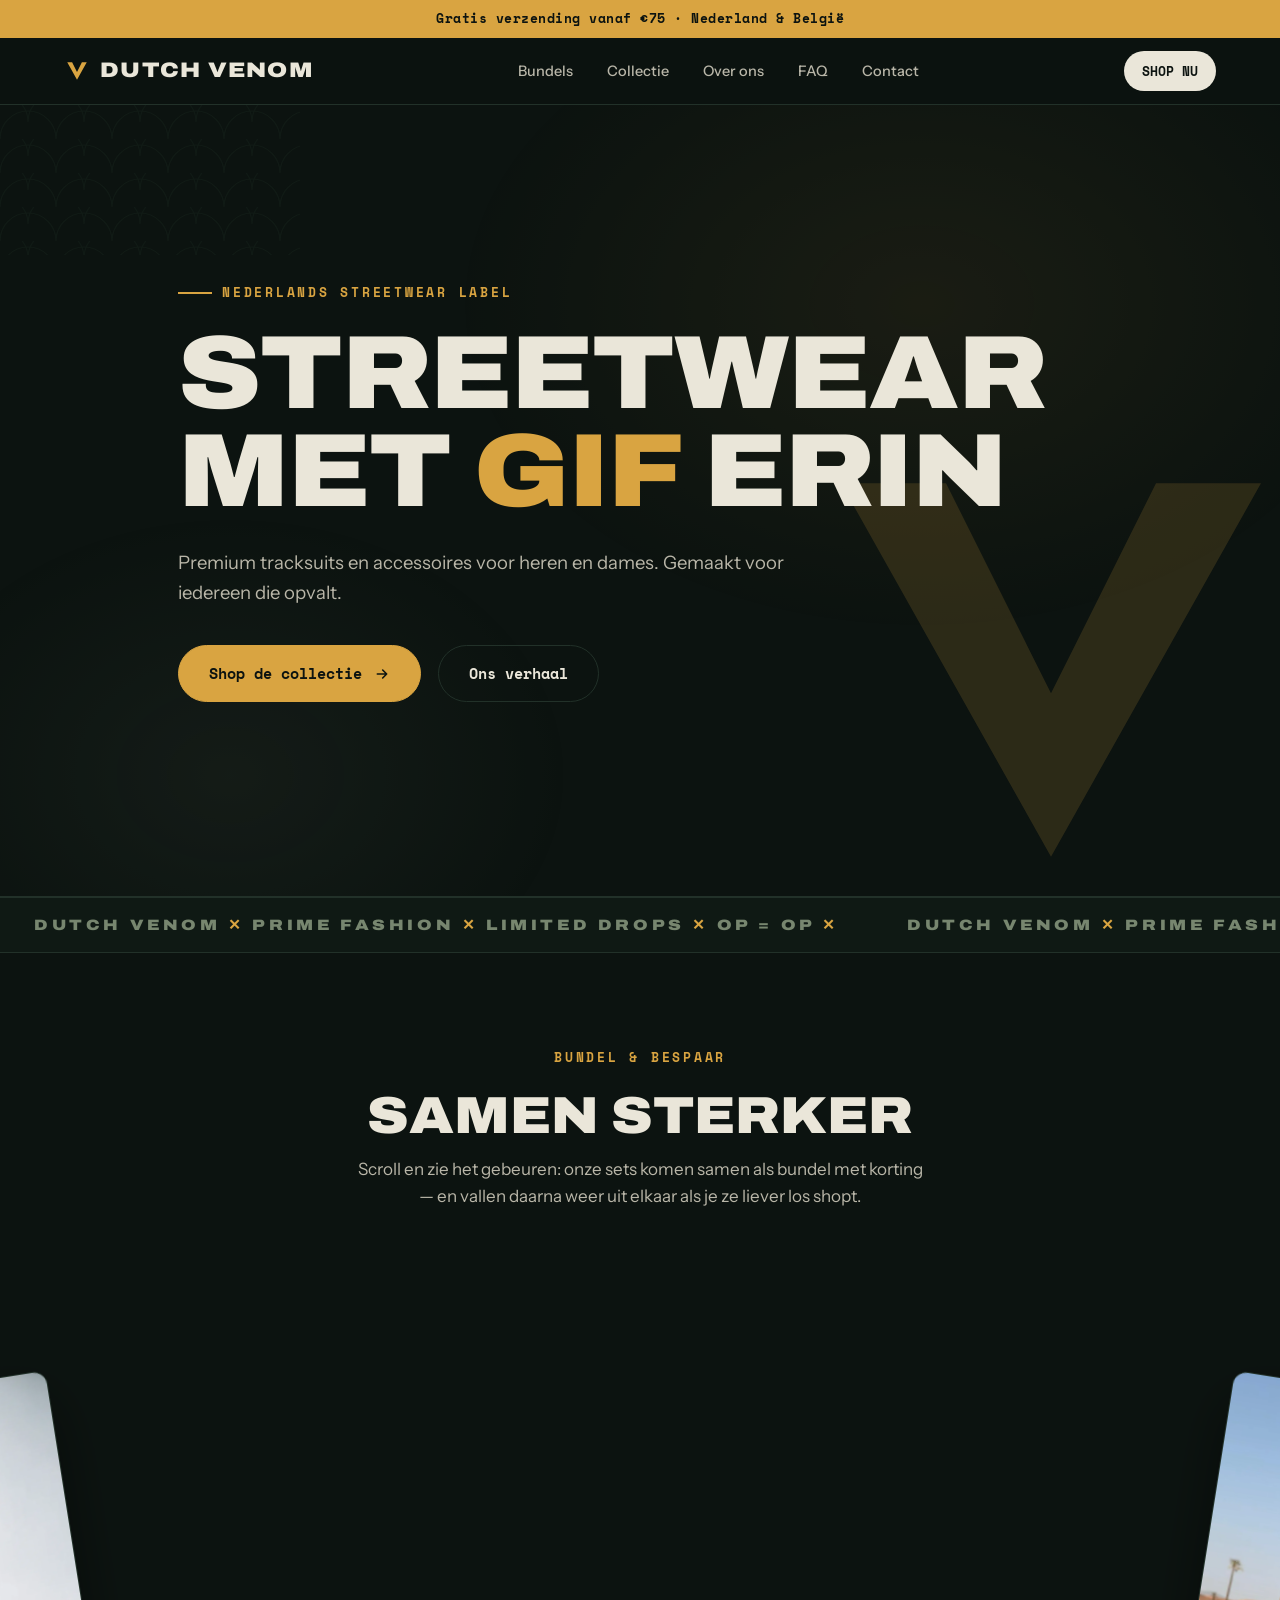
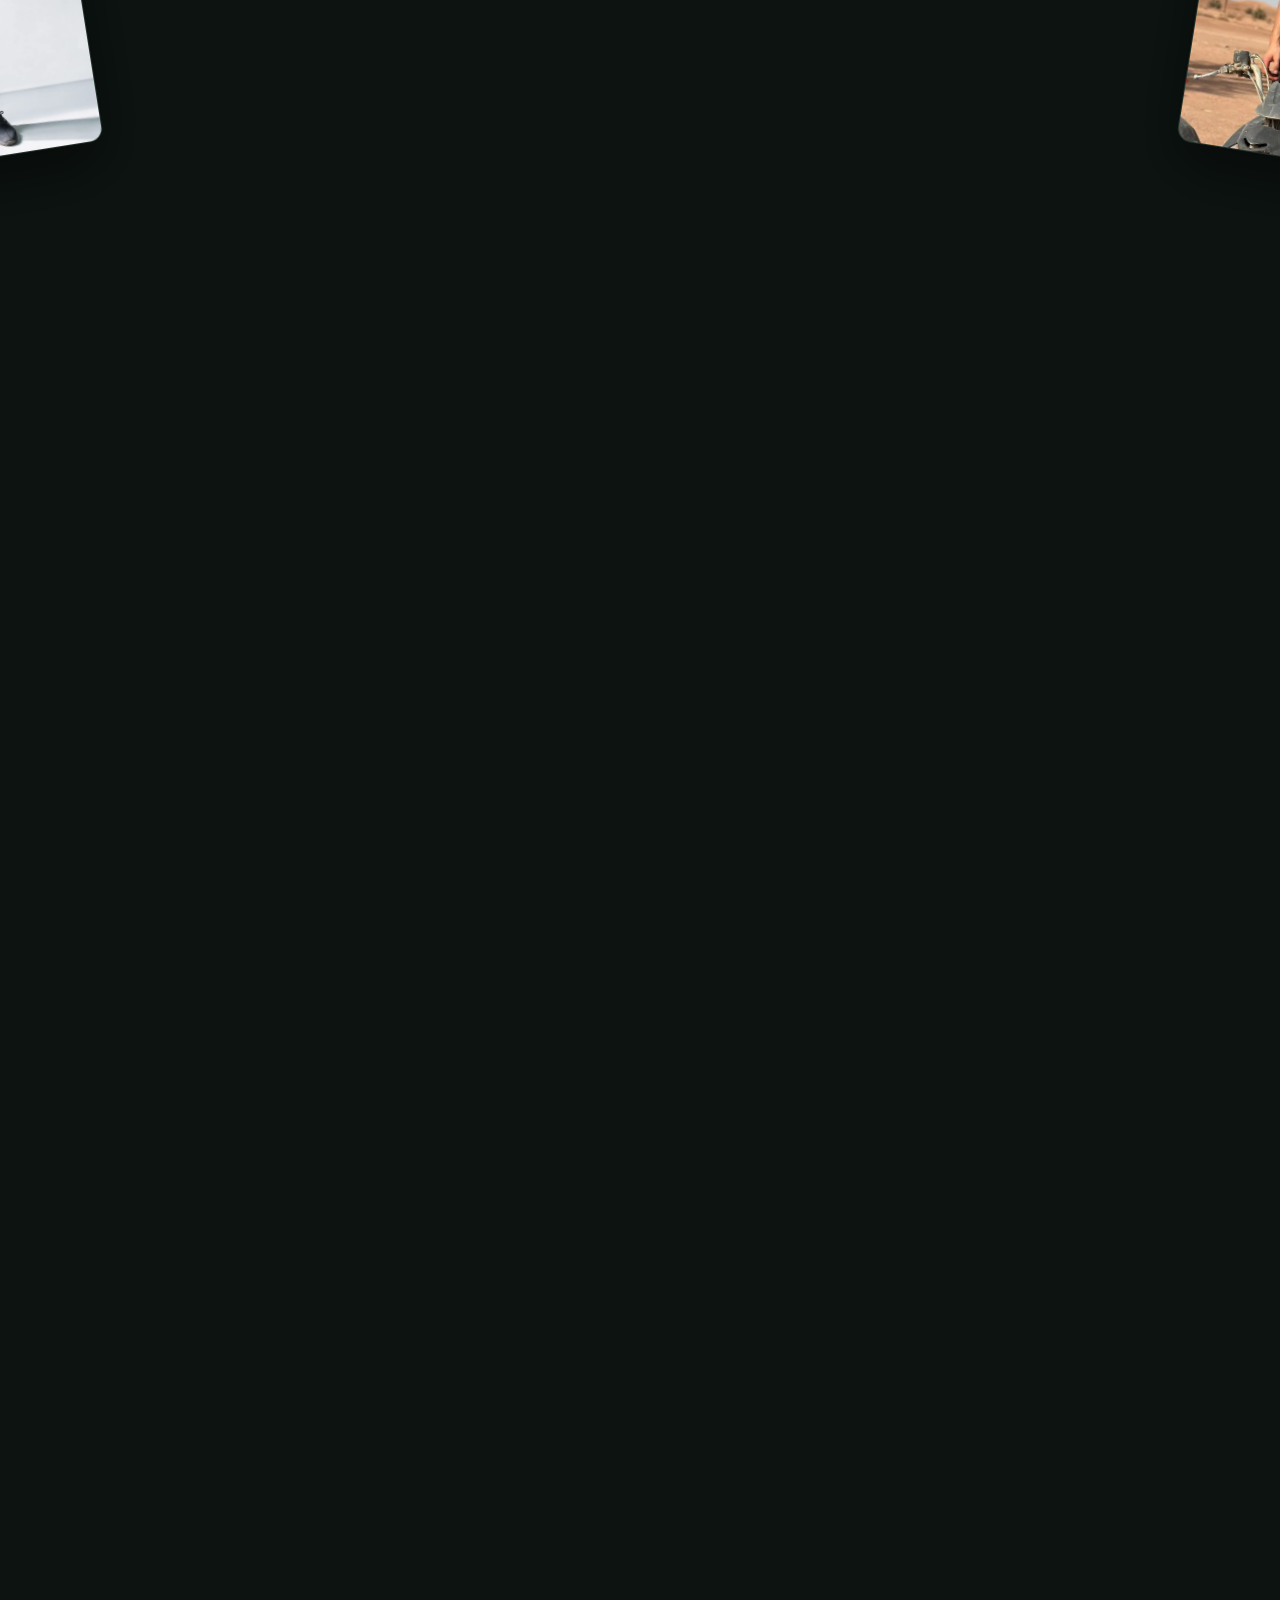
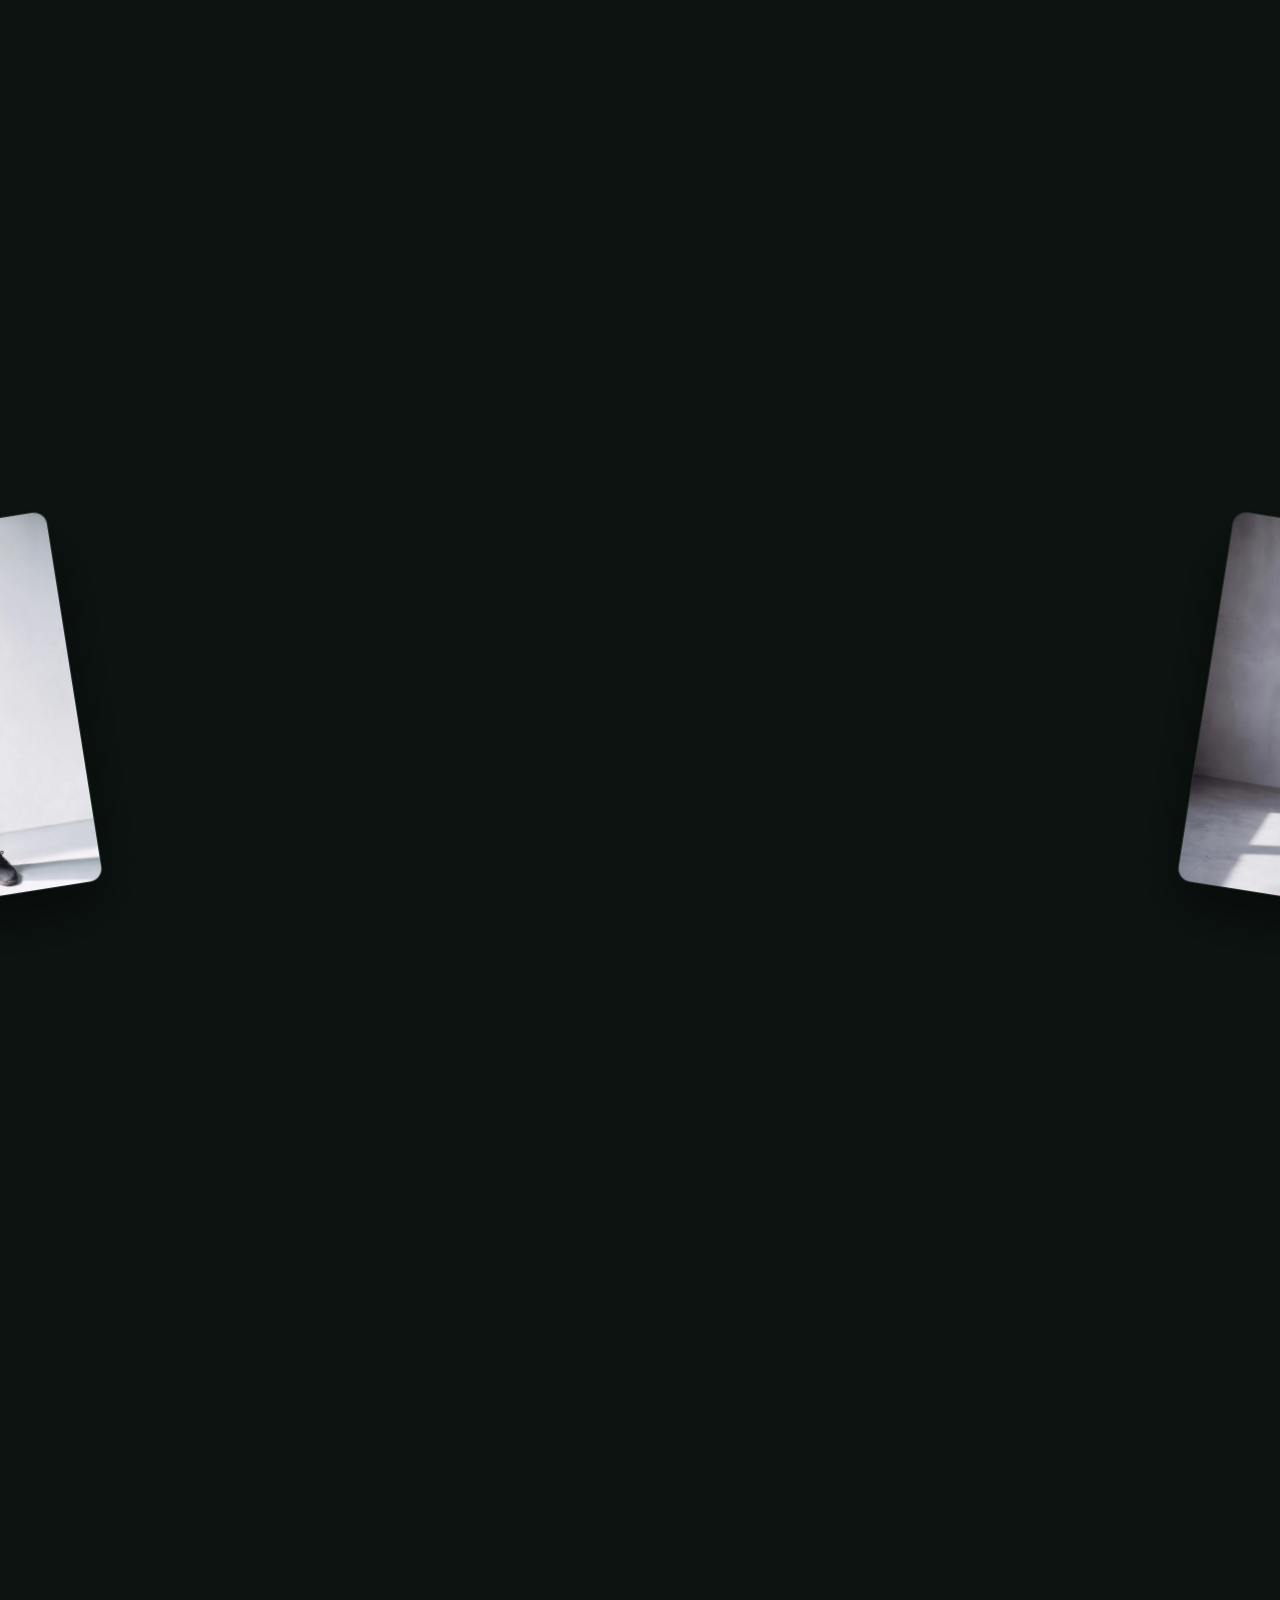
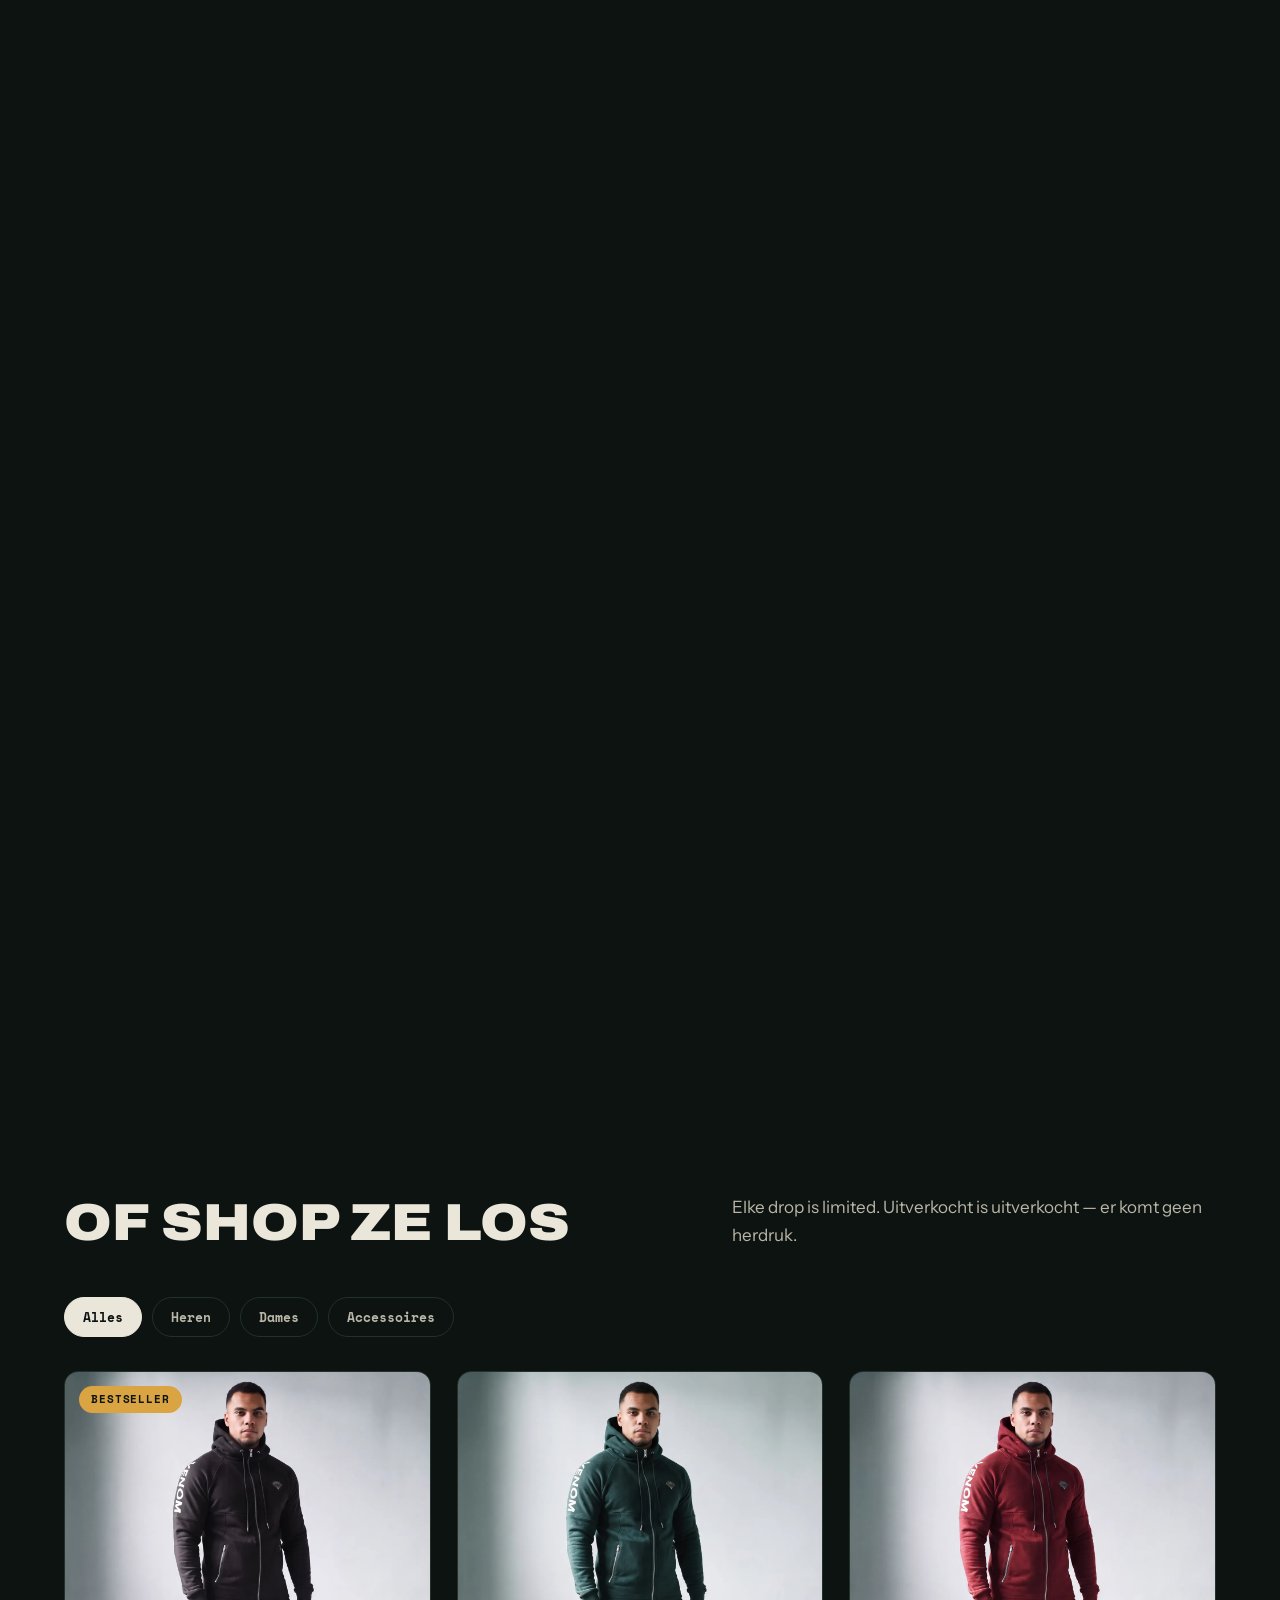
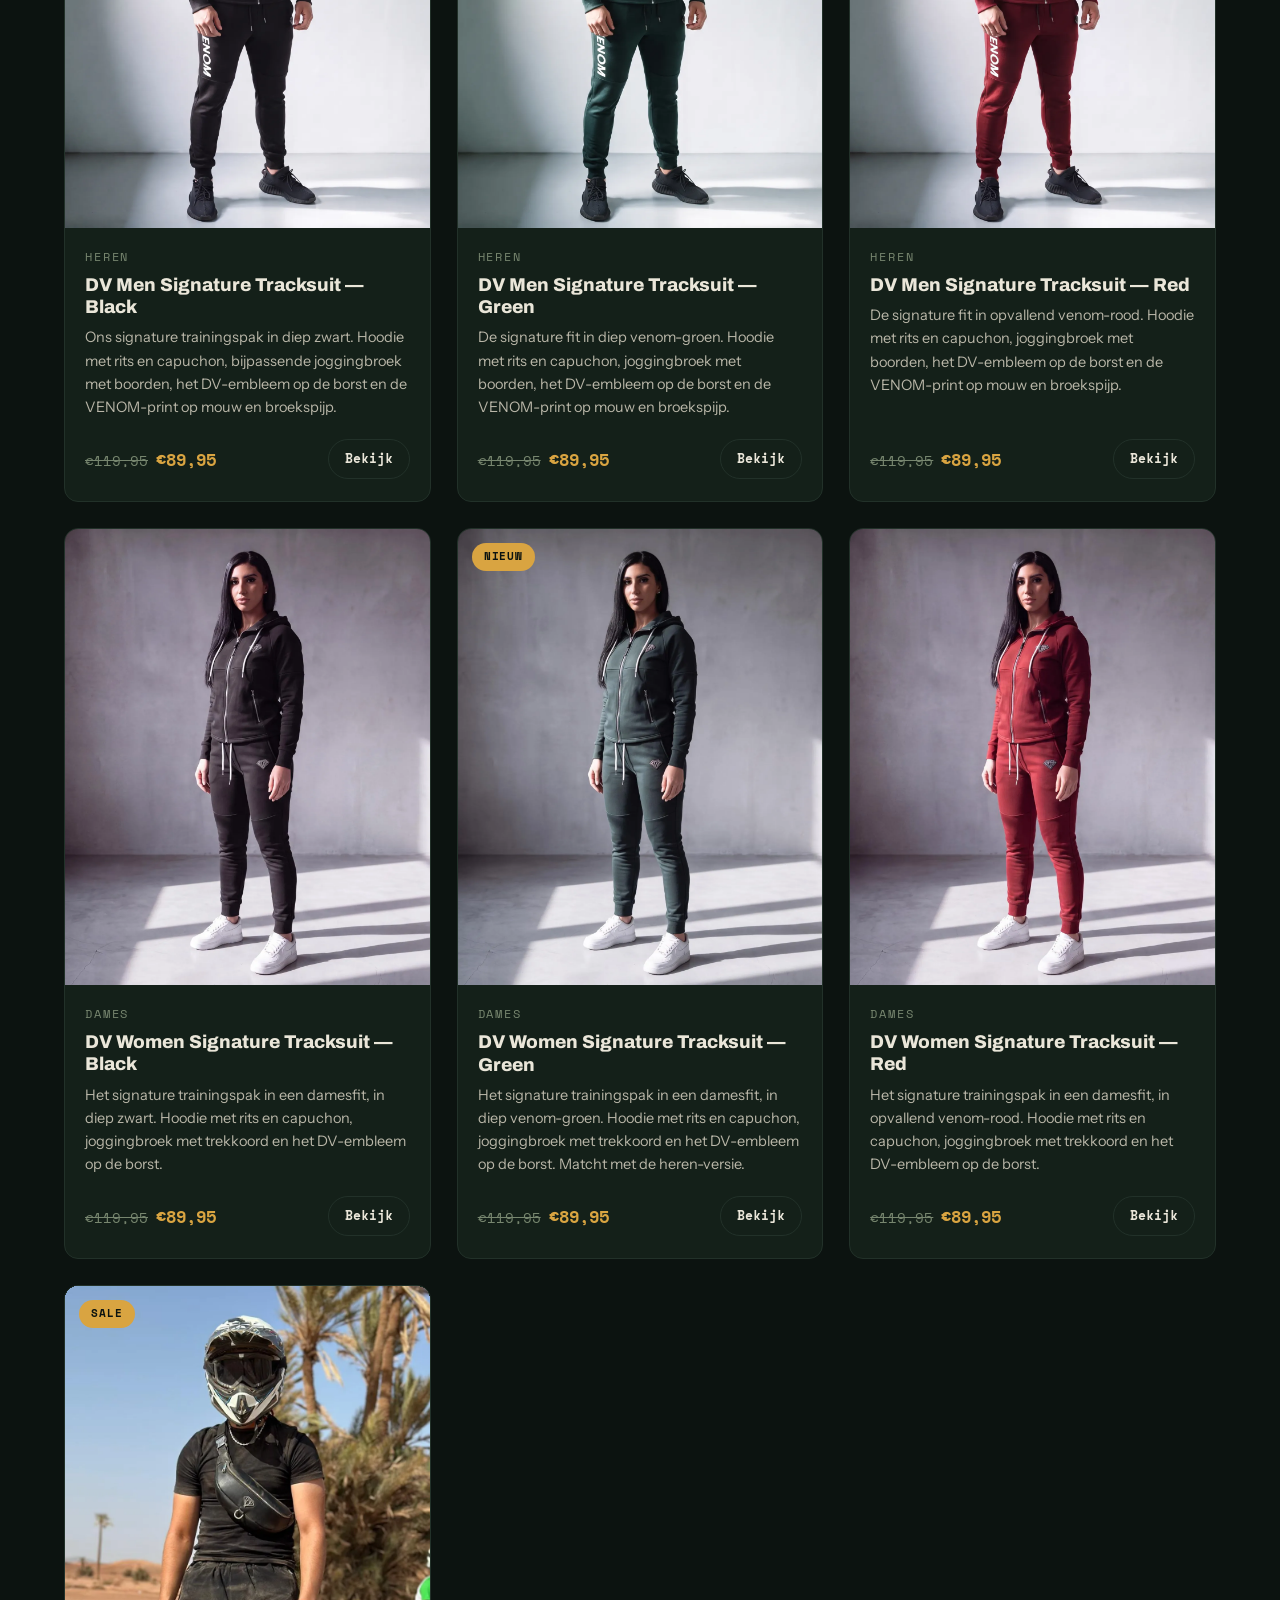
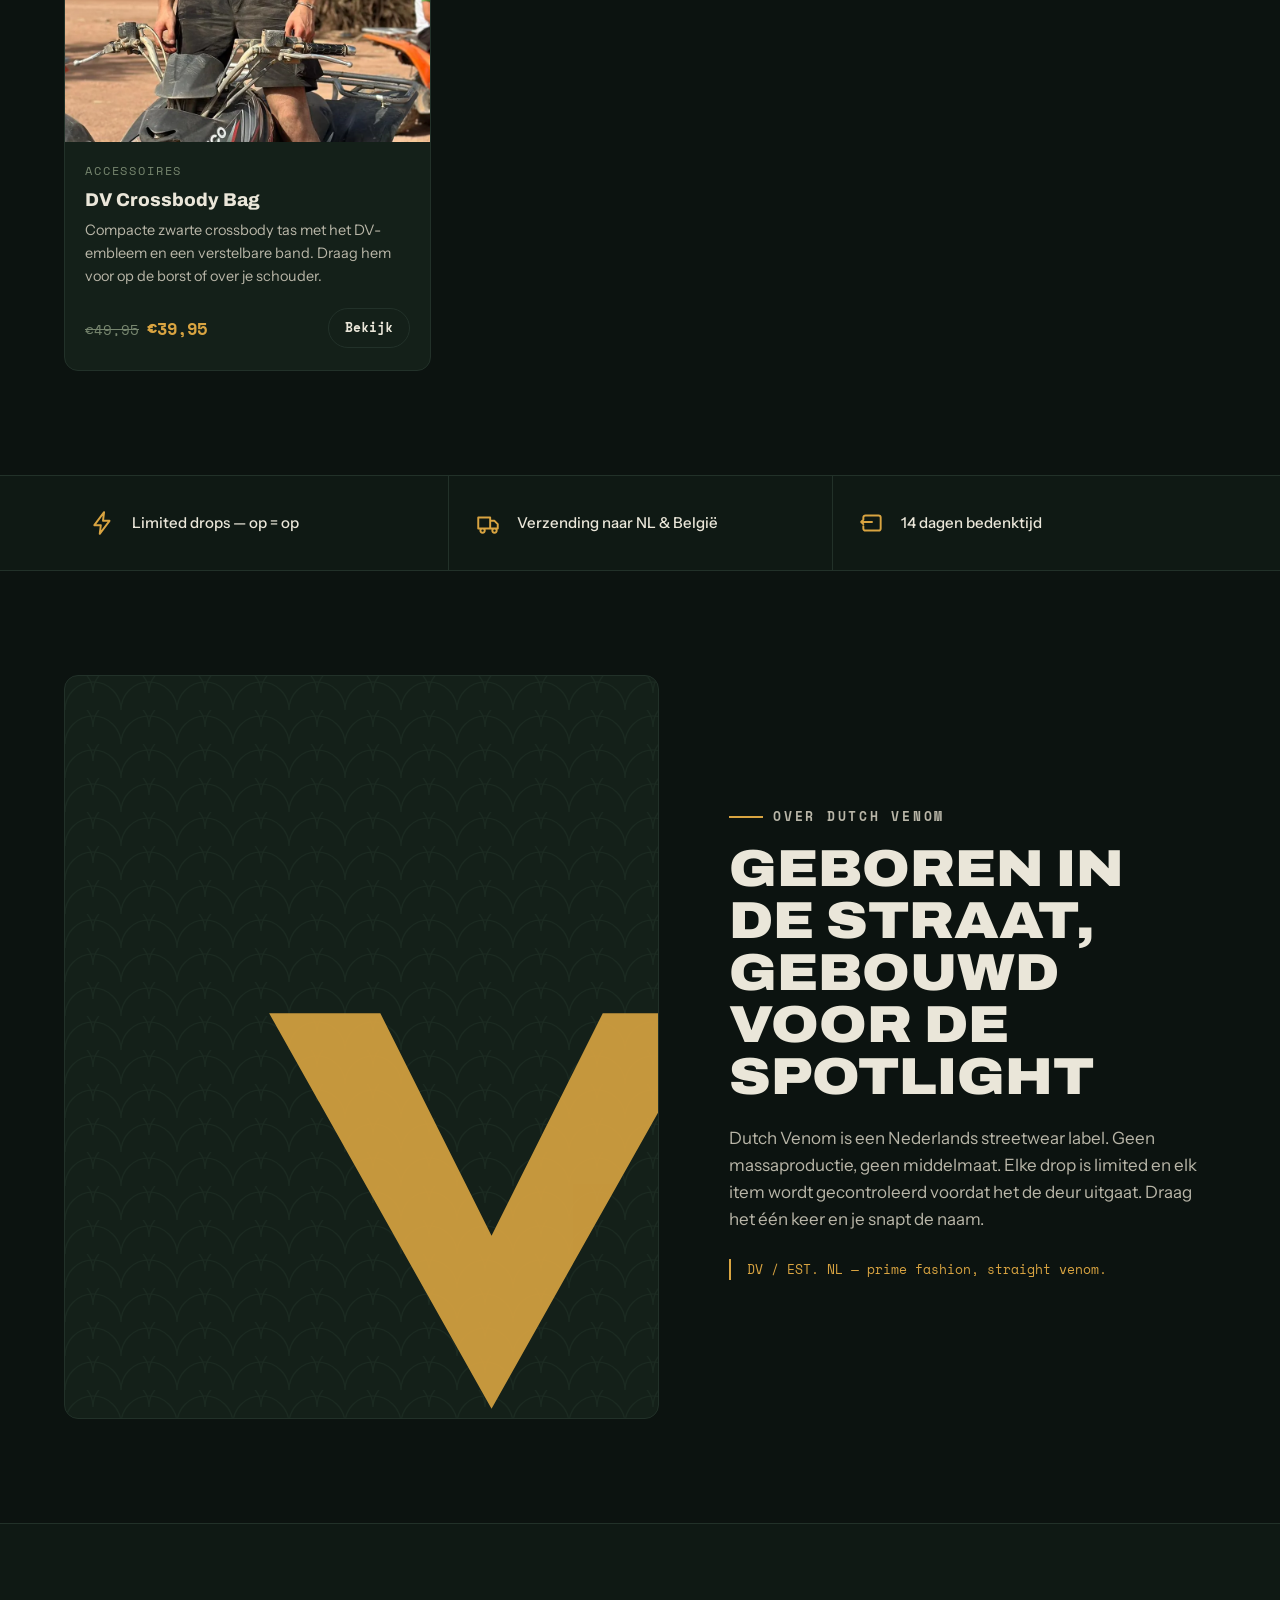
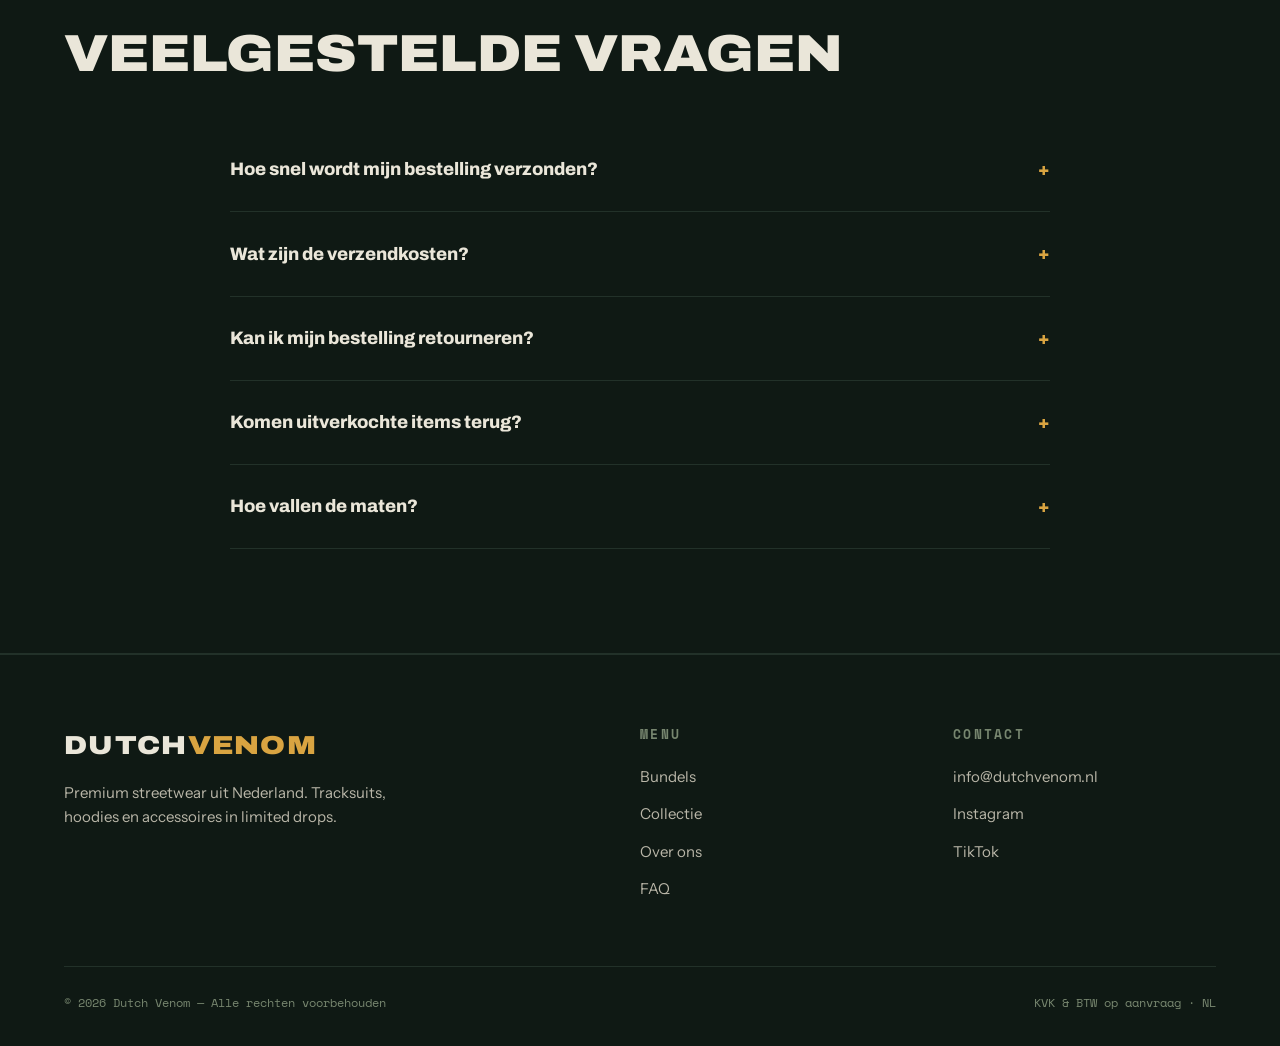
<file: index (1).html>
<!DOCTYPE html>
<html lang="nl">
<head>
  <meta charset="UTF-8">
  <meta name="viewport" content="width=device-width, initial-scale=1.0">

  <title>Dutch Venom | Premium Streetwear, Tracksuits & Hoodies uit Nederland</title>
  <meta name="description" content="Shop premium streetwear van Dutch Venom: tracksuits, hoodies, joggers en accessoires voor heren en dames. Limited drops, verzending binnen 24 uur, gratis vanaf €75.">
  <link rel="canonical" href="https://www.dutchvenom.nl/">
  <meta name="robots" content="index, follow">
  <meta name="theme-color" content="#0C1310">

  <meta property="og:type" content="website">
  <meta property="og:site_name" content="Dutch Venom">
  <meta property="og:title" content="Dutch Venom | Premium Streetwear uit Nederland">
  <meta property="og:description" content="Tracksuits, hoodies en accessoires. Limited drops, snelle verzending.">
  <meta property="og:url" content="https://www.dutchvenom.nl/">
  <meta property="og:image" content="https://www.dutchvenom.nl/images/og-image.jpg">
  <meta name="twitter:card" content="summary_large_image">

  <script type="application/ld+json">
  {
    "@context": "https://schema.org",
    "@type": "OnlineStore",
    "name": "Dutch Venom",
    "url": "https://www.dutchvenom.nl/",
    "logo": "https://www.dutchvenom.nl/images/og-image.jpg",
    "description": "Nederlands streetwear label: tracksuits, hoodies en accessoires in limited drops.",
    "areaServed": "NL"
  }
  </script>

  <link rel="preconnect" href="https://fonts.googleapis.com">
  <link rel="preconnect" href="https://fonts.gstatic.com" crossorigin>
  <link href="https://fonts.googleapis.com/css2?family=Archivo:wdth,wght@62..125,400..900&family=Instrument+Sans:wght@400;500;600&family=Space+Mono:wght@400;700&display=swap" rel="stylesheet">

  <!-- Netlify Identity: nodig op de HOOFDpagina (niet alleen /admin) zodat
       uitnodigings- en wachtwoord-herstellinks (die hierheen verwijzen) ook
       echt verwerkt worden. Zonder dit blijft een account op "niet bevestigd" staan. -->
  <script src="https://identity.netlify.com/v1/netlify-identity-widget.js"></script>
  <script>
    if (window.netlifyIdentity) {
      window.netlifyIdentity.on("init", function (user) {
        if (!user) {
          window.netlifyIdentity.on("login", function () {
            document.location.href = "/admin/";
          });
        }
      });
    }
  </script>

  <style>
    :root{
      --nightscale:#0C1310;
      --serpent:#142019;
      --serpent-deep:#0F1914;
      --bone:#EAE6D9;
      --bone-dim:#B9B6A8;
      --moss:#77866F;
      --toxin:#D9A441;
      --line:#223129;
      --radius:14px;
      --wide:1200px;
    }
    *{margin:0;padding:0;box-sizing:border-box}
    html{scroll-behavior:smooth}
    body{
      background:var(--nightscale);
      color:var(--bone);
      font-family:"Instrument Sans",system-ui,sans-serif;
      font-size:17px;line-height:1.6;
      -webkit-font-smoothing:antialiased;
      overflow-x:hidden;
    }
    ::selection{background:var(--toxin);color:var(--nightscale)}
    img{max-width:100%;display:block}
    a{color:inherit}
    .wrap{max-width:var(--wide);margin:0 auto;padding:0 24px}
    .mono{font-family:"Space Mono",monospace}

    .announce{
      background:var(--toxin);color:var(--nightscale);
      font-family:"Space Mono",monospace;font-size:12.5px;font-weight:700;
      text-align:center;padding:9px 16px;letter-spacing:.04em;
    }

    header{
      position:sticky;top:0;z-index:50;
      background:rgba(12,19,16,.82);
      backdrop-filter:blur(14px);-webkit-backdrop-filter:blur(14px);
      border-bottom:1px solid var(--line);
    }
    .nav{display:flex;align-items:center;justify-content:space-between;height:66px}
    .logo{
      font-family:"Archivo",sans-serif;font-weight:900;font-stretch:118%;
      font-size:21px;letter-spacing:.06em;text-decoration:none;
      display:flex;align-items:center;gap:10px;
    }
    .logo svg,.logo img{width:26px;height:26px}
    .nav-links{display:flex;gap:34px;list-style:none}
    .nav-links a{
      text-decoration:none;font-size:14.5px;font-weight:500;color:var(--bone-dim);
      transition:color .2s;
    }
    .nav-links a:hover,.nav-links a:focus-visible{color:var(--toxin)}
    .nav-cta{
      font-family:"Space Mono",monospace;font-size:13px;font-weight:700;
      color:var(--nightscale);background:var(--bone);text-decoration:none;
      padding:10px 18px;border-radius:100px;transition:background .2s,transform .2s;
    }
    .nav-cta:hover{background:var(--toxin);transform:translateY(-1px)}
    .burger{display:none;background:none;border:1px solid var(--line);border-radius:8px;color:var(--bone);padding:8px 10px;font-size:18px;cursor:pointer}

    .hero{
      position:relative;min-height:88vh;display:flex;align-items:center;
      overflow:hidden;border-bottom:1px solid var(--line);
    }
    .hero-bg{
      position:absolute;inset:-12% 0;z-index:0;opacity:.5;
      background:
        radial-gradient(60% 55% at 72% 30%, rgba(217,164,65,.14), transparent 62%),
        radial-gradient(45% 45% at 18% 78%, rgba(119,134,111,.16), transparent 60%);
      will-change:transform;
    }
    .hero-scales{position:absolute;inset:0;z-index:0;opacity:.35}
    .hero-video{
      position:absolute;inset:0;width:100%;height:100%;object-fit:cover;z-index:0;
    }
    .hero-overlay{
      position:absolute;inset:0;z-index:1;
      background:linear-gradient(90deg, rgba(12,19,16,.88) 0%, rgba(12,19,16,.55) 55%, rgba(12,19,16,.25) 100%);
    }
    .hero.has-video .hero-scales,.hero.has-video .hero-bg{display:none}
    .hero-inner{position:relative;z-index:2;padding:96px 0 120px}
    .eyebrow{
      font-family:"Space Mono",monospace;font-size:12.5px;font-weight:700;
      letter-spacing:.22em;text-transform:uppercase;color:var(--toxin);
      display:inline-flex;align-items:center;gap:10px;margin-bottom:22px;
    }
    .eyebrow::before{content:"";width:34px;height:2px;background:var(--toxin)}
    h1{
      font-family:"Archivo",sans-serif;font-weight:900;font-stretch:112%;
      font-size:clamp(44px,8.2vw,104px);line-height:.95;letter-spacing:-.01em;
      text-transform:uppercase;max-width:12ch;
    }
    h1 .venom{color:var(--toxin);position:relative;white-space:nowrap}
    .hero-sub{max-width:52ch;color:var(--bone-dim);font-size:18.5px;margin:26px 0 38px}
    .btn{
      display:inline-flex;align-items:center;gap:12px;text-decoration:none;
      font-family:"Space Mono",monospace;font-weight:700;font-size:14.5px;
      background:var(--toxin);color:var(--nightscale);
      padding:16px 30px;border-radius:100px;border:1px solid var(--toxin);
      transition:transform .2s,box-shadow .2s;
    }
    .btn:hover{transform:translateY(-2px);box-shadow:0 10px 34px rgba(217,164,65,.28)}
    .btn.ghost{background:transparent;color:var(--bone);border-color:var(--line);margin-left:14px}
    .btn.ghost:hover{border-color:var(--toxin);color:var(--toxin);box-shadow:none}
    .hero-mark{
      position:absolute;right:-4vw;bottom:-6vh;z-index:1;
      width:min(46vw,560px);opacity:.16;pointer-events:none;will-change:transform;
    }

    .marquee{
      border-top:1px solid var(--line);border-bottom:1px solid var(--line);
      background:var(--serpent-deep);overflow:hidden;padding:15px 0;
    }
    .marquee-track{
      display:flex;gap:0;width:max-content;
      animation:slide 26s linear infinite;
    }
    .marquee span{
      font-family:"Archivo",sans-serif;font-weight:900;font-stretch:120%;
      font-size:15px;letter-spacing:.24em;text-transform:uppercase;
      color:var(--moss);padding:0 34px;white-space:nowrap;
    }
    .marquee span b{color:var(--toxin);font-weight:900}
    @keyframes slide{to{transform:translateX(-50%)}}

    section{padding:104px 0}
    .sec-head{display:flex;align-items:end;justify-content:space-between;gap:24px;margin-bottom:48px;flex-wrap:wrap}
    h2{
      font-family:"Archivo",sans-serif;font-weight:900;font-stretch:112%;
      font-size:clamp(30px,4.4vw,52px);line-height:1;text-transform:uppercase;
    }
    .sec-head p{color:var(--bone-dim);max-width:44ch}

    /* ---------- bundel-scenes (scroll-animatie) ---------- */
    .bundles-intro{padding:90px 0 0;text-align:center}
    .bundles-intro .eyebrow{justify-content:center}
    .bundles-intro .eyebrow::before{display:none}
    .bundle-scene{position:relative;height:260vh}
    .bundle-sticky{
      position:sticky;top:0;height:100vh;overflow:hidden;
      display:flex;align-items:center;justify-content:center;
    }
    .bundle-stage{position:relative;width:min(1100px,94vw);height:min(72vh,640px)}
    .b-card{
      position:absolute;top:6%;width:min(34%,300px);aspect-ratio:4/5;
      border-radius:var(--radius);overflow:hidden;border:1px solid var(--line);
      background:var(--serpent);box-shadow:0 24px 60px rgba(0,0,0,.45);
      will-change:transform;
    }
    .b-card img{width:100%;height:100%;object-fit:cover}
    .b-card.left{left:50%;margin-left:calc(-1 * min(34%,300px))}
    .b-card.right{left:50%}
    .b-plus{
      position:absolute;left:50%;top:32%;transform:translate(-50%,-50%);
      font-family:"Archivo",sans-serif;font-weight:900;font-size:56px;color:var(--toxin);
      opacity:0;will-change:opacity,transform;z-index:3;
      text-shadow:0 4px 24px rgba(0,0,0,.6);
    }
    .b-info{
      position:absolute;left:50%;bottom:0;transform:translateX(-50%) translateY(30px);
      width:min(560px,92%);text-align:center;opacity:0;will-change:opacity,transform;
    }
    .b-info .b-sub{font-family:"Space Mono",monospace;font-size:12px;letter-spacing:.2em;text-transform:uppercase;color:var(--moss);margin-bottom:8px}
    .b-info h3{font-family:"Archivo",sans-serif;font-weight:900;font-stretch:112%;font-size:clamp(26px,4vw,42px);text-transform:uppercase;line-height:1;margin-bottom:10px}
    .b-info .b-desc{color:var(--bone-dim);font-size:15.5px;margin-bottom:16px}
    .b-price{font-family:"Space Mono",monospace;font-weight:700;font-size:24px;color:var(--toxin);margin-bottom:8px}
    .b-price s{color:var(--moss);font-weight:400;font-size:16px;margin-right:10px}
    .b-badge{
      display:inline-block;font-family:"Space Mono",monospace;font-size:12px;font-weight:700;
      background:var(--toxin);color:var(--nightscale);padding:5px 14px;border-radius:100px;
      margin-bottom:16px;letter-spacing:.04em;
    }
    .b-hint{
      position:absolute;left:50%;bottom:4vh;transform:translateX(-50%);
      font-family:"Space Mono",monospace;font-size:11.5px;letter-spacing:.18em;
      text-transform:uppercase;color:var(--moss);opacity:.8;
    }
    body.no-scenes .bundle-scene{height:auto;padding:60px 0}
    body.no-scenes .bundle-sticky{position:static;height:auto;overflow:visible}
    body.no-scenes .bundle-stage{height:auto;display:grid;justify-items:center;gap:20px;padding:20px 0 40px}
    body.no-scenes .b-card{position:static;margin:0!important;width:min(70%,300px)}
    body.no-scenes .b-plus,body.no-scenes .b-info{position:static;opacity:1;transform:none}
    body.no-scenes .b-hint{display:none}
    @media (max-width:680px){
      .bundle-scene{height:230vh}
      .b-card{width:42%;top:10%}
      .b-card.left{margin-left:-42%}
      .b-plus{font-size:40px;top:34%}
    }

    .filters{display:flex;gap:10px;flex-wrap:wrap;margin-bottom:34px}
    .filters button{
      font-family:"Space Mono",monospace;font-size:13px;font-weight:700;cursor:pointer;
      background:transparent;color:var(--bone-dim);border:1px solid var(--line);
      padding:9px 18px;border-radius:100px;transition:all .2s;
    }
    .filters button:hover{border-color:var(--toxin);color:var(--toxin)}
    .filters button.active{background:var(--bone);color:var(--nightscale);border-color:var(--bone)}
    .grid{display:grid;grid-template-columns:repeat(3,1fr);gap:26px}
    .card{
      background:var(--serpent);border:1px solid var(--line);border-radius:var(--radius);
      overflow:hidden;display:flex;flex-direction:column;
      transition:transform .3s,border-color .3s;
    }
    .card:hover{transform:translateY(-6px);border-color:rgba(217,164,65,.5)}
    .card-img{position:relative;aspect-ratio:4/5;overflow:hidden;background:#0a0f0d}
    .card-img img,.card-img video{width:100%;height:100%;object-fit:cover;transition:transform .5s ease}
    .card:hover .card-img img,.card:hover .card-img video{transform:scale(1.045)}
    .badge{
      position:absolute;top:14px;left:14px;
      font-family:"Space Mono",monospace;font-size:11px;font-weight:700;letter-spacing:.08em;
      background:var(--toxin);color:var(--nightscale);padding:5px 12px;border-radius:100px;
      text-transform:uppercase;
    }
    .badge.out{background:var(--bone-dim)}
    .card-body{padding:20px 20px 22px;display:flex;flex-direction:column;gap:8px;flex:1}
    .card-cat{font-family:"Space Mono",monospace;font-size:11.5px;letter-spacing:.16em;text-transform:uppercase;color:var(--moss)}
    .card-title{font-family:"Archivo",sans-serif;font-weight:800;font-size:18.5px;line-height:1.2}
    .card-desc{font-size:14.5px;color:var(--bone-dim);flex:1}
    .card-foot{display:flex;align-items:center;justify-content:space-between;margin-top:12px}
    .price{font-family:"Space Mono",monospace;font-weight:700;font-size:17px;color:var(--toxin)}
    .price s{color:var(--moss);font-weight:400;font-size:13.5px;margin-right:8px}
    .card-btn{
      font-family:"Space Mono",monospace;font-size:12.5px;font-weight:700;text-decoration:none;
      color:var(--bone);border:1px solid var(--line);padding:9px 16px;border-radius:100px;
      transition:all .2s;
    }
    .card-btn:hover{background:var(--toxin);border-color:var(--toxin);color:var(--nightscale)}
    .card.sold .card-img img,.card.sold .card-img video{filter:grayscale(1);opacity:.55}

    .usps{border-top:1px solid var(--line);border-bottom:1px solid var(--line);background:var(--serpent-deep)}
    .usps .wrap{display:grid;grid-template-columns:repeat(3,1fr);gap:0}
    .usp{
      padding:34px 26px;display:flex;align-items:center;gap:16px;
      border-left:1px solid var(--line);
    }
    .usp:first-child{border-left:none}
    .usp svg{width:26px;height:26px;flex:none;color:var(--toxin)}
    .usp p{font-size:15px;font-weight:500}

    .about{display:grid;grid-template-columns:1.1fr .9fr;gap:70px;align-items:center}
    .about-visual{
      position:relative;aspect-ratio:4/5;border-radius:var(--radius);
      overflow:hidden;border:1px solid var(--line);background:var(--serpent);
    }
    .about-visual svg{position:absolute;inset:0;width:100%;height:100%}
    .about h2{margin-bottom:22px}
    .about p{color:var(--bone-dim);margin-bottom:16px}
    .about .mono-note{
      font-family:"Space Mono",monospace;font-size:13px;color:var(--toxin);
      border-left:2px solid var(--toxin);padding-left:16px;margin-top:26px;
    }

    .faq{max-width:820px;margin:0 auto}
    details{border-bottom:1px solid var(--line)}
    summary{
      cursor:pointer;list-style:none;padding:24px 0;
      font-family:"Archivo",sans-serif;font-weight:800;font-size:18px;
      display:flex;justify-content:space-between;align-items:center;gap:20px;
    }
    summary::-webkit-details-marker{display:none}
    summary::after{content:"+";font-family:"Space Mono",monospace;color:var(--toxin);font-size:22px;transition:transform .25s}
    details[open] summary::after{transform:rotate(45deg)}
    details p{color:var(--bone-dim);padding:0 0 24px;max-width:64ch}

    footer{border-top:1px solid var(--line);background:var(--serpent-deep);padding:70px 0 34px}
    .foot-grid{display:grid;grid-template-columns:2fr 1fr 1fr;gap:50px;margin-bottom:54px}
    .foot-grid h3{font-family:"Space Mono",monospace;font-size:12.5px;letter-spacing:.18em;text-transform:uppercase;color:var(--moss);margin-bottom:18px}
    .foot-grid ul{list-style:none}
    .foot-grid li{margin-bottom:10px}
    .foot-grid a{text-decoration:none;color:var(--bone-dim);font-size:15px;transition:color .2s}
    .foot-grid a:hover{color:var(--toxin)}
    .foot-brand{font-family:"Archivo",sans-serif;font-weight:900;font-stretch:118%;font-size:26px;letter-spacing:.05em;margin-bottom:14px}
    .foot-brand span{color:var(--toxin)}
    .foot-desc{color:var(--bone-dim);font-size:15px;max-width:36ch}
    .foot-bottom{
      border-top:1px solid var(--line);padding-top:26px;
      display:flex;justify-content:space-between;gap:16px;flex-wrap:wrap;
      font-family:"Space Mono",monospace;font-size:12px;color:var(--moss);
    }

    .reveal{opacity:0;transform:translateY(26px);transition:opacity .7s ease,transform .7s ease}
    .reveal.in{opacity:1;transform:none}

    a:focus-visible,button:focus-visible,summary:focus-visible{outline:2px solid var(--toxin);outline-offset:3px;border-radius:4px}
    @media (prefers-reduced-motion:reduce){
      *,*::before,*::after{animation:none!important;transition:none!important}
      html{scroll-behavior:auto}
      .reveal{opacity:1;transform:none}
    }

    @media (max-width:980px){
      .grid{grid-template-columns:repeat(2,1fr)}
      .about{grid-template-columns:1fr;gap:44px}
      .usps .wrap{grid-template-columns:1fr}
      .usp{border-left:none;border-top:1px solid var(--line)}
      .usp:first-child{border-top:none}
      .foot-grid{grid-template-columns:1fr 1fr}
    }
    @media (max-width:680px){
      .nav-links{
        display:none;position:absolute;top:66px;left:0;right:0;
        background:var(--nightscale);border-bottom:1px solid var(--line);
        flex-direction:column;gap:0;padding:10px 24px 20px;
      }
      .nav-links.open{display:flex}
      .nav-links li{padding:12px 0;border-bottom:1px solid var(--line)}
      .burger{display:block}
      .nav-cta{display:none}
      .grid{grid-template-columns:1fr}
      section{padding:72px 0}
      .btn.ghost{margin-left:0;margin-top:12px}
      .foot-grid{grid-template-columns:1fr}
    }
  </style>
</head>
<body>

  <div class="announce" id="announce">Gratis verzending vanaf €75 · Voor 16:00 besteld = morgen in huis</div>

  <header>
    <div class="wrap nav">
      <a class="logo" href="#top" aria-label="Dutch Venom home">
        <svg viewBox="0 0 24 24" fill="none" aria-hidden="true">
          <path d="M3 4l9 16L21 4h-4.5L12 13 7.5 4H3z" fill="#D9A441"/>
        </svg>
        <span id="brandName">DUTCH VENOM</span>
      </a>
      <nav aria-label="Hoofdmenu">
        <ul class="nav-links" id="navLinks">
          <li><a href="#bundels">Bundels</a></li>
          <li><a href="#collectie">Collectie</a></li>
          <li><a href="#over">Over ons</a></li>
          <li><a href="#faq">FAQ</a></li>
          <li><a href="#contact">Contact</a></li>
        </ul>
      </nav>
      <a class="nav-cta" href="#collectie">SHOP NU</a>
      <button class="burger" id="burger" aria-label="Menu openen" aria-expanded="false">☰</button>
    </div>
  </header>

  <main id="top">

    <!-- ================= HERO ================= -->
    <section class="hero" style="padding:0">
      <video class="hero-video" id="heroVideo" autoplay muted loop playsinline aria-hidden="true" hidden></video>
      <div class="hero-overlay" id="heroOverlay" aria-hidden="true" hidden></div>
      <div class="hero-bg" id="heroBg" aria-hidden="true"></div>
      <svg class="hero-scales" aria-hidden="true" preserveAspectRatio="xMidYMid slice">
        <defs>
          <pattern id="scales" width="56" height="34" patternUnits="userSpaceOnUse">
            <path d="M0 34a28 28 0 0 1 56 0" fill="none" stroke="#1B2A21" stroke-width="1.2"/>
            <path d="M-28 17a28 28 0 0 1 56 0M28 17a28 28 0 0 1 56 0" fill="none" stroke="#1B2A21" stroke-width="1.2"/>
          </pattern>
        </defs>
        <rect width="100%" height="100%" fill="url(#scales)"/>
      </svg>

      <div class="wrap hero-inner">
        <p class="eyebrow">Nederlands streetwear label</p>
        <h1 id="heroTitle">Streetwear met <span class="venom">gif</span> erin</h1>
        <p class="hero-sub" id="heroSub">Premium tracksuits, hoodies en accessoires. Ontworpen in Nederland, gedragen door iedereen die opvalt.</p>
        <div>
          <a class="btn" href="#collectie" id="heroBtn">Shop de collectie
            <svg width="16" height="16" viewBox="0 0 24 24" fill="none" aria-hidden="true"><path d="M5 12h14m-6-6 6 6-6 6" stroke="currentColor" stroke-width="2.4" stroke-linecap="round" stroke-linejoin="round"/></svg>
          </a>
          <a class="btn ghost" href="#over">Ons verhaal</a>
        </div>
      </div>

      <svg class="hero-mark" id="heroMark" viewBox="0 0 24 24" fill="none" aria-hidden="true">
        <path d="M3 4l9 16L21 4h-4.5L12 13 7.5 4H3z" fill="#D9A441"/>
      </svg>
    </section>

    <!-- ================= MARQUEE ================= -->
    <div class="marquee" aria-hidden="true">
      <div class="marquee-track" id="marqueeTrack">
        <span>Dutch Venom <b>✕</b> Prime Fashion <b>✕</b> Limited Drops <b>✕</b> Op = Op <b>✕</b></span>
        <span>Dutch Venom <b>✕</b> Prime Fashion <b>✕</b> Limited Drops <b>✕</b> Op = Op <b>✕</b></span>
      </div>
    </div>

    <!-- ================= BUNDELS (scroll-verhaal) ================= -->
    <section id="bundels" style="padding:0">
      <div class="bundles-intro wrap">
        <p class="eyebrow">Bundel &amp; bespaar</p>
        <h2>Samen sterker</h2>
        <p style="color:var(--bone-dim);max-width:52ch;margin:14px auto 0">Scroll en zie het gebeuren: onze sets komen samen als bundel met korting — en vallen daarna weer uit elkaar als je ze liever los shopt.</p>
      </div>
      <div id="bundleScenes"></div>
    </section>

    <!-- ================= COLLECTIE ================= -->
    <section id="collectie">
      <div class="wrap">
        <div class="sec-head reveal">
          <h2>Of shop ze los</h2>
          <p>Elke drop is limited. Uitverkocht is uitverkocht — er komt geen herdruk.</p>
        </div>
        <div class="filters reveal" id="filters" role="group" aria-label="Filter op categorie">
          <button class="active" data-cat="alles">Alles</button>
        </div>
        <div class="grid" id="productGrid" aria-live="polite"></div>
      </div>
    </section>

    <!-- ================= USP ================= -->
    <div class="usps">
      <div class="wrap">
        <div class="usp reveal">
          <svg viewBox="0 0 24 24" fill="none" aria-hidden="true"><path d="M13 2 4 14h6l-1 8 9-12h-6l1-8z" stroke="currentColor" stroke-width="1.8" stroke-linejoin="round"/></svg>
          <p id="usp1">Limited drops — op = op</p>
        </div>
        <div class="usp reveal">
          <svg viewBox="0 0 24 24" fill="none" aria-hidden="true"><path d="M3 7h11v10H3zM14 10h4l3 3v4h-7zM7 21a2 2 0 1 0 0-4 2 2 0 0 0 0 4zm11 0a2 2 0 1 0 0-4 2 2 0 0 0 0 4z" stroke="currentColor" stroke-width="1.8" stroke-linejoin="round"/></svg>
          <p id="usp2">Verzending binnen 24 uur</p>
        </div>
        <div class="usp reveal">
          <svg viewBox="0 0 24 24" fill="none" aria-hidden="true"><path d="M4 9V7a2 2 0 0 1 2-2h12a2 2 0 0 1 2 2v10a2 2 0 0 1-2 2H6a2 2 0 0 1-2-2v-2m0-6-2 2 2 2m-2-2h10" stroke="currentColor" stroke-width="1.8" stroke-linecap="round" stroke-linejoin="round"/></svg>
          <p id="usp3">14 dagen retourrecht</p>
        </div>
      </div>
    </div>

    <!-- ================= OVER ================= -->
    <section id="over">
      <div class="wrap about">
        <div class="about-visual reveal" aria-hidden="true">
          <svg preserveAspectRatio="xMidYMid slice">
            <rect width="100%" height="100%" fill="url(#scales)"/>
          </svg>
          <svg viewBox="0 0 24 24" fill="none" style="position:absolute;inset:22%;opacity:.9">
            <path d="M3 4l9 16L21 4h-4.5L12 13 7.5 4H3z" fill="#D9A441"/>
          </svg>
        </div>
        <div class="reveal">
          <p class="eyebrow">Over Dutch Venom</p>
          <h2 id="overTitel">Geboren in de straat, gebouwd voor de spotlight</h2>
          <p id="overTekst">Dutch Venom is een Nederlands streetwear label. Geen massaproductie, geen middelmaat. Elke drop is limited en elk item wordt gecontroleerd voordat het de deur uitgaat. Draag het één keer en je snapt de naam.</p>
          <p class="mono-note">DV / EST. NL — prime fashion, straight venom.</p>
        </div>
      </div>
    </section>

    <!-- ================= FAQ ================= -->
    <section id="faq" style="background:var(--serpent-deep);border-top:1px solid var(--line);border-bottom:1px solid var(--line)">
      <div class="wrap">
        <div class="sec-head reveal"><h2>Veelgestelde vragen</h2></div>
        <div class="faq reveal">
          <details>
            <summary>Hoe snel wordt mijn bestelling verzonden?</summary>
            <p>Bestellingen die voor 16:00 binnenkomen worden dezelfde dag verzonden. Binnen Nederland heb je je pakket meestal de volgende werkdag in huis.</p>
          </details>
          <details>
            <summary>Wat zijn de verzendkosten?</summary>
            <p>Verzending binnen Nederland is gratis vanaf €75. Daaronder betaal je €4,95. We verzenden ook naar België.</p>
          </details>
          <details>
            <summary>Kan ik mijn bestelling retourneren?</summary>
            <p>Ja, je hebt 14 dagen retourrecht. Items moeten ongedragen zijn en de labels moeten er nog aan zitten. Mail ons en we regelen het.</p>
          </details>
          <details>
            <summary>Komen uitverkochte items terug?</summary>
            <p>Nee. Onze drops zijn limited: als een item uitverkocht is, komt het niet terug. Volg ons op Instagram om nieuwe drops niet te missen.</p>
          </details>
          <details>
            <summary>Hoe vallen de maten?</summary>
            <p>Onze tracksuits en hoodies hebben een oversized fit. Wil je het strakker? Bestel dan een maat kleiner. Bij elk product staat een maatadvies.</p>
          </details>
        </div>
      </div>
    </section>

    <!-- ================= CONTACT / FOOTER ================= -->
    <footer id="contact">
      <div class="wrap">
        <div class="foot-grid">
          <div>
            <p class="foot-brand">DUTCH<span>VENOM</span></p>
            <p class="foot-desc" id="footDesc">Premium streetwear uit Nederland. Tracksuits, hoodies en accessoires in limited drops.</p>
          </div>
          <div>
            <h3>Menu</h3>
            <ul>
              <li><a href="#bundels">Bundels</a></li>
              <li><a href="#collectie">Collectie</a></li>
              <li><a href="#over">Over ons</a></li>
              <li><a href="#faq">FAQ</a></li>
            </ul>
          </div>
          <div>
            <h3>Contact</h3>
            <ul>
              <li><a href="mailto:info@dutchvenom.nl" id="footEmail">info@dutchvenom.nl</a></li>
              <li><a href="https://instagram.com/dutchvenom" id="footInsta" rel="noopener" target="_blank">Instagram</a></li>
              <li><a href="https://tiktok.com/@dutchvenom" id="footTiktok" rel="noopener" target="_blank">TikTok</a></li>
            </ul>
          </div>
        </div>
        <div class="foot-bottom">
          <span>© <span id="year"></span> Dutch Venom — Alle rechten voorbehouden</span>
          <span>KVK &amp; BTW op aanvraag · NL</span>
        </div>
      </div>
    </footer>
  </main>

  <script>
  (function(){
    "use strict";
    document.getElementById("year").textContent = new Date().getFullYear();

    var burger = document.getElementById("burger");
    var navLinks = document.getElementById("navLinks");
    burger.addEventListener("click", function(){
      var open = navLinks.classList.toggle("open");
      burger.setAttribute("aria-expanded", open ? "true" : "false");
    });
    navLinks.addEventListener("click", function(e){
      if(e.target.tagName === "A") navLinks.classList.remove("open");
    });

    var reduced = window.matchMedia("(prefers-reduced-motion: reduce)").matches;
    var io = new IntersectionObserver(function(entries){
      entries.forEach(function(en){
        if(en.isIntersecting){ en.target.classList.add("in"); io.unobserve(en.target); }
      });
    }, {threshold:.12});
    function observeReveals(scope){
      (scope||document).querySelectorAll(".reveal:not(.in)").forEach(function(el){ io.observe(el); });
    }
    observeReveals();

    if(!reduced){
      var heroBg = document.getElementById("heroBg");
      var heroMark = document.getElementById("heroMark");
      window.addEventListener("scroll", function(){
        var y = window.scrollY;
        if(y < 900){
          heroBg.style.transform = "translateY(" + (y * .18) + "px)";
          heroMark.style.transform = "translateY(" + (y * -.10) + "px) rotate(" + (y * .01) + "deg)";
        }
      }, {passive:true});
    }

    var FALLBACK_PRODUCTS = {products:[
      {naam:"DV Signature Tracksuit — Black",categorie:"Heren",prijs:89.95,oude_prijs:119.95,afbeelding:"/images/product-1.svg",alt_tekst:"Zwart Dutch Venom trainingspak",beschrijving:"Ons signature trainingspak. Zware kwaliteit, oversized fit, geborduurd DV-logo.",badge:"Bestseller",uitverkocht:false,link:"#"},
      {naam:"DV Cropped Hoodie — Bone",categorie:"Dames",prijs:59.95,oude_prijs:null,afbeelding:"/images/product-3.svg",alt_tekst:"Cropped hoodie in bone white",beschrijving:"Cropped fit hoodie in bone white. Zachte binnenkant, geborduurd logo.",badge:"",uitverkocht:false,link:"#"}
    ]};

    function euro(n){
      return "€" + Number(n).toFixed(2).replace(".", ",");
    }

    function renderProducts(data){
      var products = (data && data.products) || [];
      var grid = document.getElementById("productGrid");
      var filterBox = document.getElementById("filters");

      var cats = [];
      products.forEach(function(p){
        if(p.categorie && cats.indexOf(p.categorie) === -1) cats.push(p.categorie);
      });
      cats.forEach(function(c){
        var b = document.createElement("button");
        b.textContent = c; b.dataset.cat = c;
        filterBox.appendChild(b);
      });
      filterBox.addEventListener("click", function(e){
        if(e.target.tagName !== "BUTTON") return;
        filterBox.querySelectorAll("button").forEach(function(b){ b.classList.remove("active"); });
        e.target.classList.add("active");
        draw(e.target.dataset.cat);
      });

      function draw(cat){
        grid.innerHTML = "";
        products.forEach(function(p, i){
          if(cat && cat !== "alles" && p.categorie !== cat) return;
          var card = document.createElement("article");
          card.className = "card reveal" + (p.uitverkocht ? " sold" : "");
          card.style.transitionDelay = (i % 3) * 70 + "ms";

          var badgeHtml = "";
          if(p.uitverkocht){ badgeHtml = '<span class="badge out">Uitverkocht</span>'; }
          else if(p.badge){ badgeHtml = '<span class="badge"></span>'; }

          var hasVideo = p.video && !reduced;
          var mediaHtml = hasVideo
            ? '<video autoplay muted loop playsinline preload="metadata"></video>'
            : '<img loading="lazy" width="800" height="1000">';
          card.innerHTML =
            '<div class="card-img">' + badgeHtml + mediaHtml + '</div>' +
            '<div class="card-body">' +
              '<p class="card-cat"></p>' +
              '<h3 class="card-title"></h3>' +
              '<p class="card-desc"></p>' +
              '<div class="card-foot">' +
                '<p class="price"></p>' +
                '<a class="card-btn" target="_blank" rel="noopener"></a>' +
              '</div>' +
            '</div>';

          /* veilig invullen (geen HTML-injectie vanuit CMS-velden) */
          if(hasVideo){
            var vid = card.querySelector("video");
            vid.src = p.video;
            if(p.afbeelding) vid.poster = p.afbeelding;
            vid.setAttribute("aria-label", p.alt_tekst || p.naam || "");
          } else {
            var img = card.querySelector("img");
            img.src = p.afbeelding || "";
            img.alt = p.alt_tekst || p.naam || "";
          }
          if(p.badge && !p.uitverkocht) card.querySelector(".badge").textContent = p.badge;
          card.querySelector(".card-cat").textContent = p.categorie || "";
          card.querySelector(".card-title").textContent = p.naam || "";
          card.querySelector(".card-desc").textContent = p.beschrijving || "";
          var priceEl = card.querySelector(".price");
          if(p.oude_prijs){
            var s = document.createElement("s"); s.textContent = euro(p.oude_prijs);
            priceEl.appendChild(s);
          }
          priceEl.appendChild(document.createTextNode(euro(p.prijs)));
          var a = card.querySelector(".card-btn");
          if(p.uitverkocht){ a.textContent = "Op = op"; a.removeAttribute("href"); a.style.opacity=".5"; a.style.pointerEvents="none"; }
          else { a.textContent = "Bekijk"; a.href = p.link || "#"; }

          grid.appendChild(card);
        });
        observeReveals(grid);
      }
      draw("alles");

      try{
        var ld = {
          "@context":"https://schema.org","@type":"ItemList",
          "itemListElement": products.map(function(p, i){
            return {"@type":"ListItem","position":i+1,"item":{
              "@type":"Product","name":p.naam,"description":p.beschrijving,
              "image":"https://www.dutchvenom.nl"+(p.afbeelding||""),
              "offers":{"@type":"Offer","priceCurrency":"EUR","price":String(p.prijs),
                "availability": p.uitverkocht ? "https://schema.org/OutOfStock" : "https://schema.org/InStock"}
            }};
          })
        };
        var tag = document.createElement("script");
        tag.type = "application/ld+json";
        tag.textContent = JSON.stringify(ld);
        document.head.appendChild(tag);
      }catch(e){}
    }

    /* ---------- bundel-scenes: samen komen → korting tonen → uit elkaar vallen ---------- */
    function smooth(p, a, b){
      var t = Math.min(1, Math.max(0, (p - a) / (b - a)));
      return t * t * (3 - 2 * t);
    }
    function renderBundles(data){
      var bundels = ((data && data.bundels) || []).filter(function(b){ return b.actief !== false; });
      var host = document.getElementById("bundleScenes");
      if(!bundels.length){ document.getElementById("bundels").style.display = "none"; return; }
      if(reduced) document.body.classList.add("no-scenes");

      var scenes = [];
      bundels.forEach(function(b, idx){
        var scene = document.createElement("div");
        scene.className = "bundle-scene";
        scene.innerHTML =
          '<div class="bundle-sticky"><div class="bundle-stage">' +
            '<div class="b-card left"><img loading="lazy"></div>' +
            '<div class="b-plus" aria-hidden="true">+</div>' +
            '<div class="b-card right"><img loading="lazy"></div>' +
            '<div class="b-info">' +
              '<p class="b-sub"></p><h3></h3><p class="b-desc"></p>' +
              '<p class="b-price"></p><span class="b-badge"></span><br>' +
              '<a class="btn" target="_blank" rel="noopener"></a>' +
            '</div>' +
            '<p class="b-hint">' + (idx === bundels.length - 1 ? "Scroll door — of shop ze los ↓" : "Blijf scrollen ↓") + '</p>' +
          '</div></div>';

        var imgs = scene.querySelectorAll("img");
        imgs[0].src = b.foto_links || ""; imgs[0].alt = b.alt_links || b.naam || "";
        imgs[1].src = b.foto_rechts || ""; imgs[1].alt = b.alt_rechts || b.naam || "";
        scene.querySelector(".b-sub").textContent = b.ondertitel || "";
        scene.querySelector("h3").textContent = b.naam || "";
        scene.querySelector(".b-desc").textContent = b.beschrijving || "";
        var priceEl = scene.querySelector(".b-price");
        if(b.losse_prijs){ var s = document.createElement("s"); s.textContent = euro(b.losse_prijs); priceEl.appendChild(s); }
        priceEl.appendChild(document.createTextNode(euro(b.bundelprijs)));
        var badgeEl = scene.querySelector(".b-badge");
        if(b.badge) badgeEl.textContent = b.badge; else badgeEl.style.display = "none";
        var a = scene.querySelector(".btn");
        a.textContent = b.knop_tekst || "Pak deze bundel";
        a.href = b.link || "#";

        host.appendChild(scene);
        scenes.push({
          el: scene,
          left: scene.querySelector(".b-card.left"),
          right: scene.querySelector(".b-card.right"),
          plus: scene.querySelector(".b-plus"),
          info: scene.querySelector(".b-info"),
          hint: scene.querySelector(".b-hint")
        });
      });

      if(reduced) return;

      var ticking = false;
      function update(){
        ticking = false;
        var vh = window.innerHeight;
        scenes.forEach(function(sc){
          var r = sc.el.getBoundingClientRect();
          var total = r.height - vh;
          if(total <= 0) return;
          var p = Math.min(1, Math.max(0, -r.top / total));
          if(r.bottom < -50 || r.top > vh + 50) return;

          var converge = smooth(p, .02, .40);
          var sep = smooth(p, .74, .98);
          var spread = 44 * (1 - converge + sep) - 2.5 * converge * (1 - sep);
          var rot = 9 * (1 - converge + sep);
          var lift = 12 * (1 - converge + sep);
          sc.left.style.transform  = "translateX(" + (-spread) + "vw) translateY(" + lift + "px) rotate(" + (-rot) + "deg)";
          sc.right.style.transform = "translateX(" + spread + "vw) translateY(" + lift + "px) rotate(" + rot + "deg)";

          var plusO = Math.min(smooth(p, .28, .40), 1 - smooth(p, .72, .80));
          sc.plus.style.opacity = plusO;
          sc.plus.style.transform = "translate(-50%,-50%) scale(" + (0.6 + 0.4 * plusO) + ")";

          var infoO = Math.min(smooth(p, .40, .54), 1 - smooth(p, .74, .88));
          sc.info.style.opacity = infoO;
          sc.info.style.transform = "translateX(-50%) translateY(" + (30 * (1 - infoO)) + "px)";
          sc.info.style.pointerEvents = infoO > .5 ? "auto" : "none";

          sc.hint.style.opacity = p > .55 && p < .8 ? .8 : (p < .15 ? .8 : 0);
        });
      }
      window.addEventListener("scroll", function(){
        if(!ticking){ ticking = true; requestAnimationFrame(update); }
      }, {passive:true});
      window.addEventListener("resize", update);
      update();
    }

    function applySite(s){
      if(!s) return;
      function set(id, val){ var el = document.getElementById(id); if(el && val) el.textContent = val; }
      set("announce", s.aankondiging);
      set("brandName", s.merk);
      if(s.logo){
        var logoLink = document.querySelector(".logo");
        var oldSvg = logoLink.querySelector("svg");
        var logoImg = document.createElement("img");
        logoImg.src = s.logo;
        logoImg.alt = (s.merk || "Dutch Venom") + " logo";
        logoImg.style.height = "30px";
        logoImg.style.width = "auto";
        logoLink.replaceChild(logoImg, oldSvg);
      }
      set("heroSub", s.hero_subtitel);
      set("overTitel", s.over_titel);
      set("overTekst", s.over_tekst);
      set("usp1", s.usp_1); set("usp2", s.usp_2); set("usp3", s.usp_3);
      set("footEmail", s.email);
      if(s.hero_titel){
        var h = document.getElementById("heroTitle");
        h.textContent = "";
        var parts = s.hero_titel.split(/\b(gif|venom)\b/i);
        parts.forEach(function(part){
          if(/^(gif|venom)$/i.test(part)){
            var sp = document.createElement("span"); sp.className = "venom"; sp.textContent = part;
            h.appendChild(sp);
          } else { h.appendChild(document.createTextNode(part)); }
        });
      }
      var btn = document.getElementById("heroBtn");
      if(s.hero_knop_tekst) btn.childNodes[0].textContent = s.hero_knop_tekst + " ";
      if(s.email){ document.getElementById("footEmail").href = "mailto:" + s.email; }
      if(s.instagram){ document.getElementById("footInsta").href = s.instagram; }
      if(s.tiktok){ document.getElementById("footTiktok").href = s.tiktok; }
      if(s.seo_titel) document.title = s.seo_titel;
      if(s.seo_beschrijving){
        var m = document.querySelector('meta[name="description"]');
        if(m) m.setAttribute("content", s.seo_beschrijving);
      }
      if(s.hero_video && !reduced){
        var hv = document.getElementById("heroVideo");
        var ho = document.getElementById("heroOverlay");
        hv.src = s.hero_video;
        hv.hidden = false; ho.hidden = false;
        document.querySelector(".hero").classList.add("has-video");
        hv.play().catch(function(){});
      }
    }

    fetch("/content/bundles.json").then(function(r){ return r.json(); })
      .then(renderBundles)
      .catch(function(){ document.getElementById("bundels").style.display = "none"; });

    fetch("/content/products.json").then(function(r){ return r.json(); })
      .then(renderProducts)
      .catch(function(){ renderProducts(FALLBACK_PRODUCTS); });

    fetch("/content/site.json").then(function(r){ return r.json(); })
      .then(applySite)
      .catch(function(){});
  })();
  </script>
</body>
</html>
</file>
<file: assets/cart.css>
/* Dutch Venom — winkelmandje: icoon in de menubalk + melding */
.cart-link{position:relative;display:inline-flex;align-items:center;justify-content:center;width:42px;height:42px;border:1px solid var(--line,#223129);border-radius:100px;color:var(--bone,#EAE6D9);text-decoration:none;transition:border-color .2s,color .2s;flex:none}
.cart-link:hover{border-color:var(--toxin,#D9A441);color:var(--toxin,#D9A441)}
.cart-link svg{width:20px;height:20px}
.cart-count{position:absolute;top:-5px;right:-5px;min-width:19px;height:19px;padding:0 5px;border-radius:100px;background:var(--toxin,#D9A441);color:var(--nightscale,#0C1310);font:700 11px/19px "Space Mono",monospace;text-align:center}
.cart-count[hidden]{display:none}
.nav-right{display:flex;align-items:center;gap:12px}

.dv-toast{position:fixed;right:24px;bottom:24px;z-index:100;max-width:360px;background:var(--serpent,#142019);color:var(--bone,#EAE6D9);border:1px solid var(--toxin,#D9A441);border-radius:14px;padding:16px 18px;box-shadow:0 18px 50px rgba(0,0,0,.5);transform:translateY(20px);opacity:0;pointer-events:none;transition:opacity .25s,transform .25s;font-size:15px}
.dv-toast.show{opacity:1;transform:none;pointer-events:auto}
.dv-toast p{font-weight:600;margin:0 0 12px}
.dv-toast-actions{display:flex;gap:10px;flex-wrap:wrap}
.dv-toast-go{font:700 13px "Space Mono",monospace;background:var(--toxin,#D9A441);color:var(--nightscale,#0C1310);text-decoration:none;padding:10px 16px;border-radius:100px}
.dv-toast button{font:700 13px "Space Mono",monospace;background:transparent;color:var(--bone,#EAE6D9);border:1px solid var(--line,#223129);padding:10px 16px;border-radius:100px;cursor:pointer}
@media (max-width:680px){.dv-toast{left:16px;right:16px;bottom:16px;max-width:none}}
@media (prefers-reduced-motion:reduce){.dv-toast{transition:none}}
</file>
